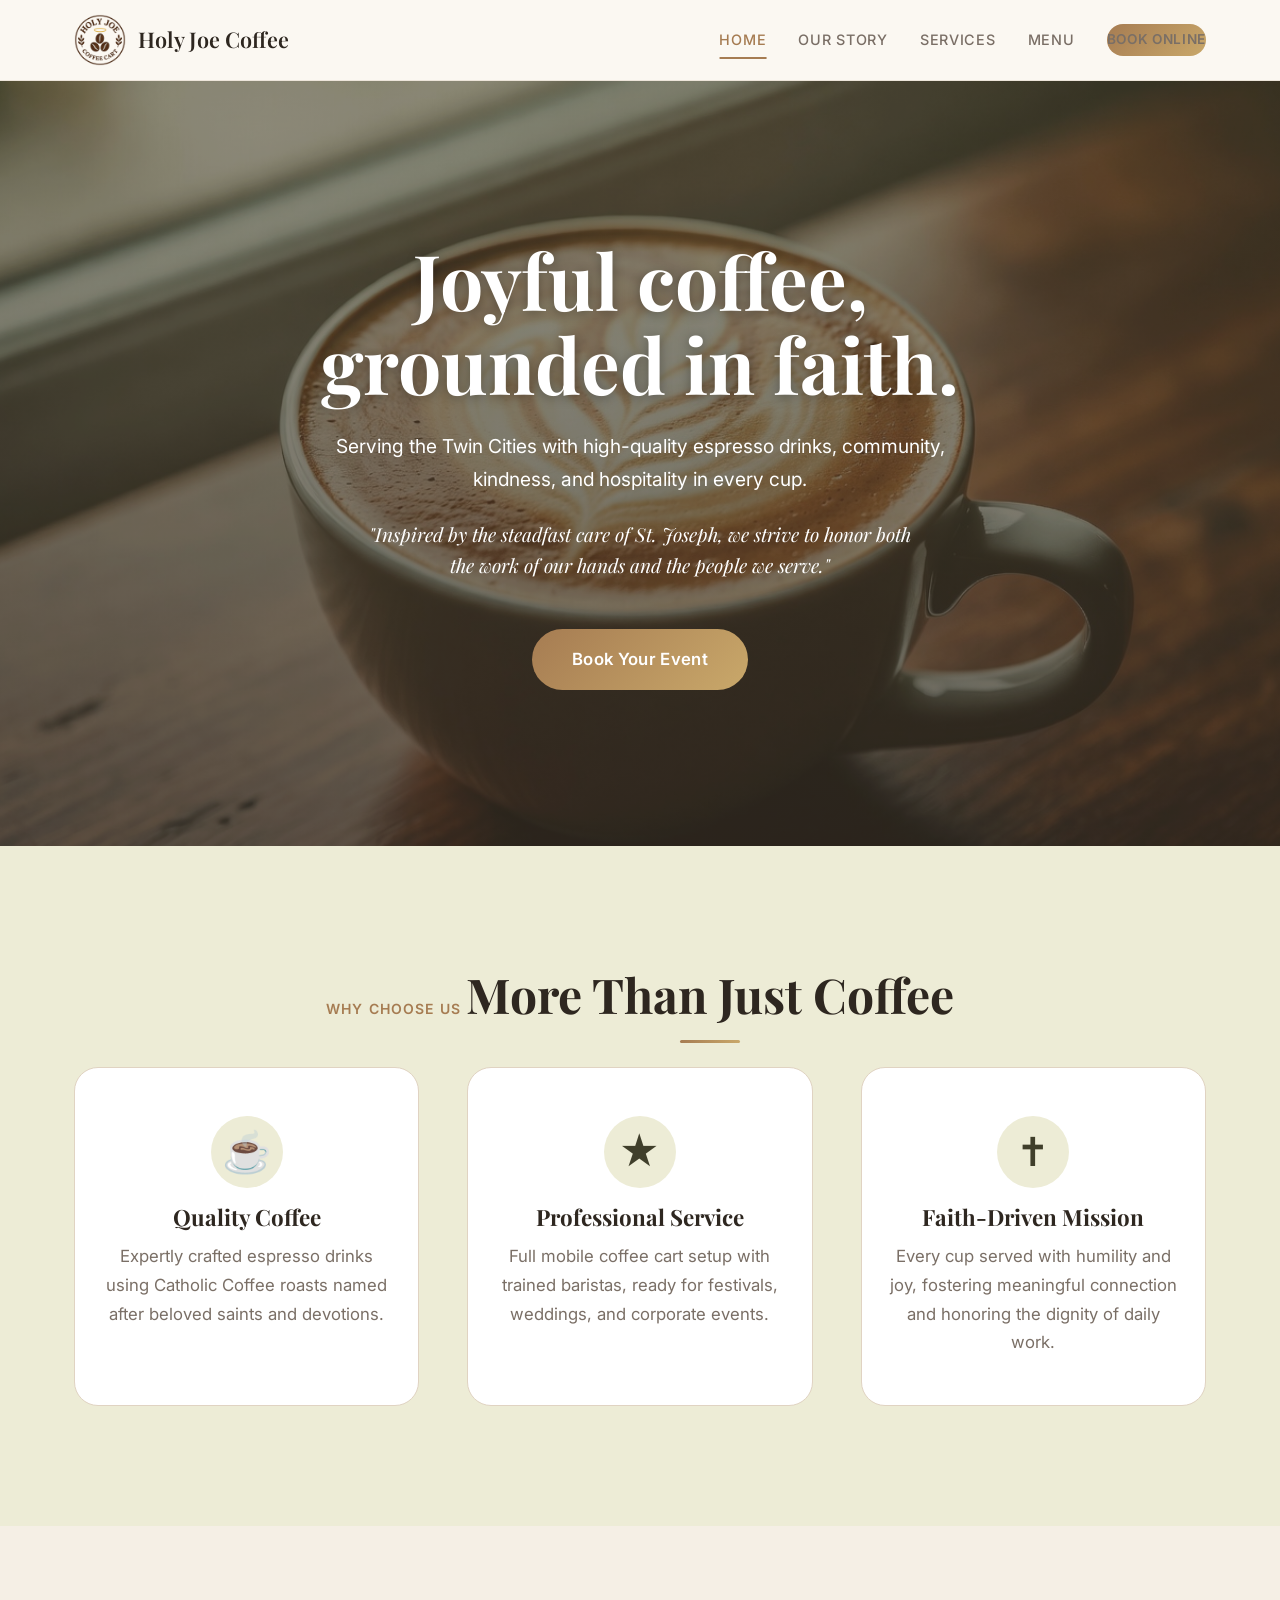
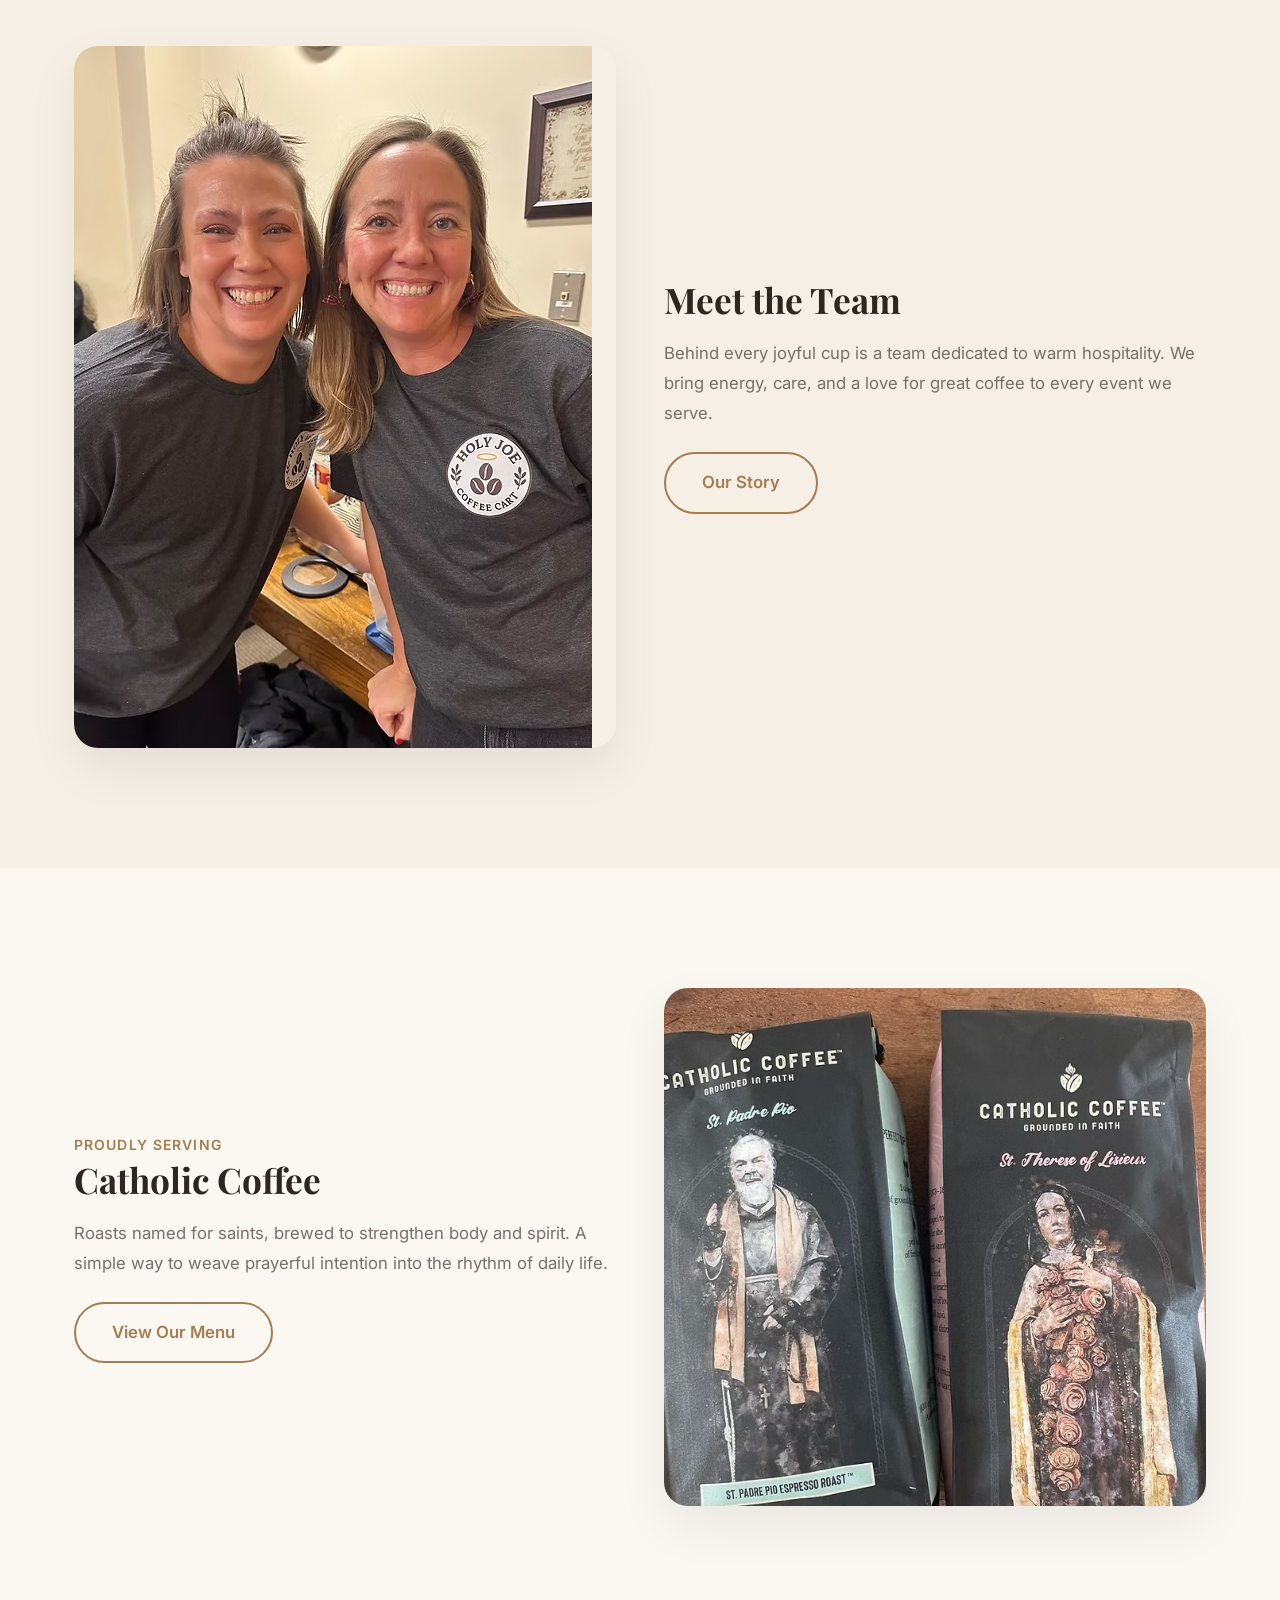
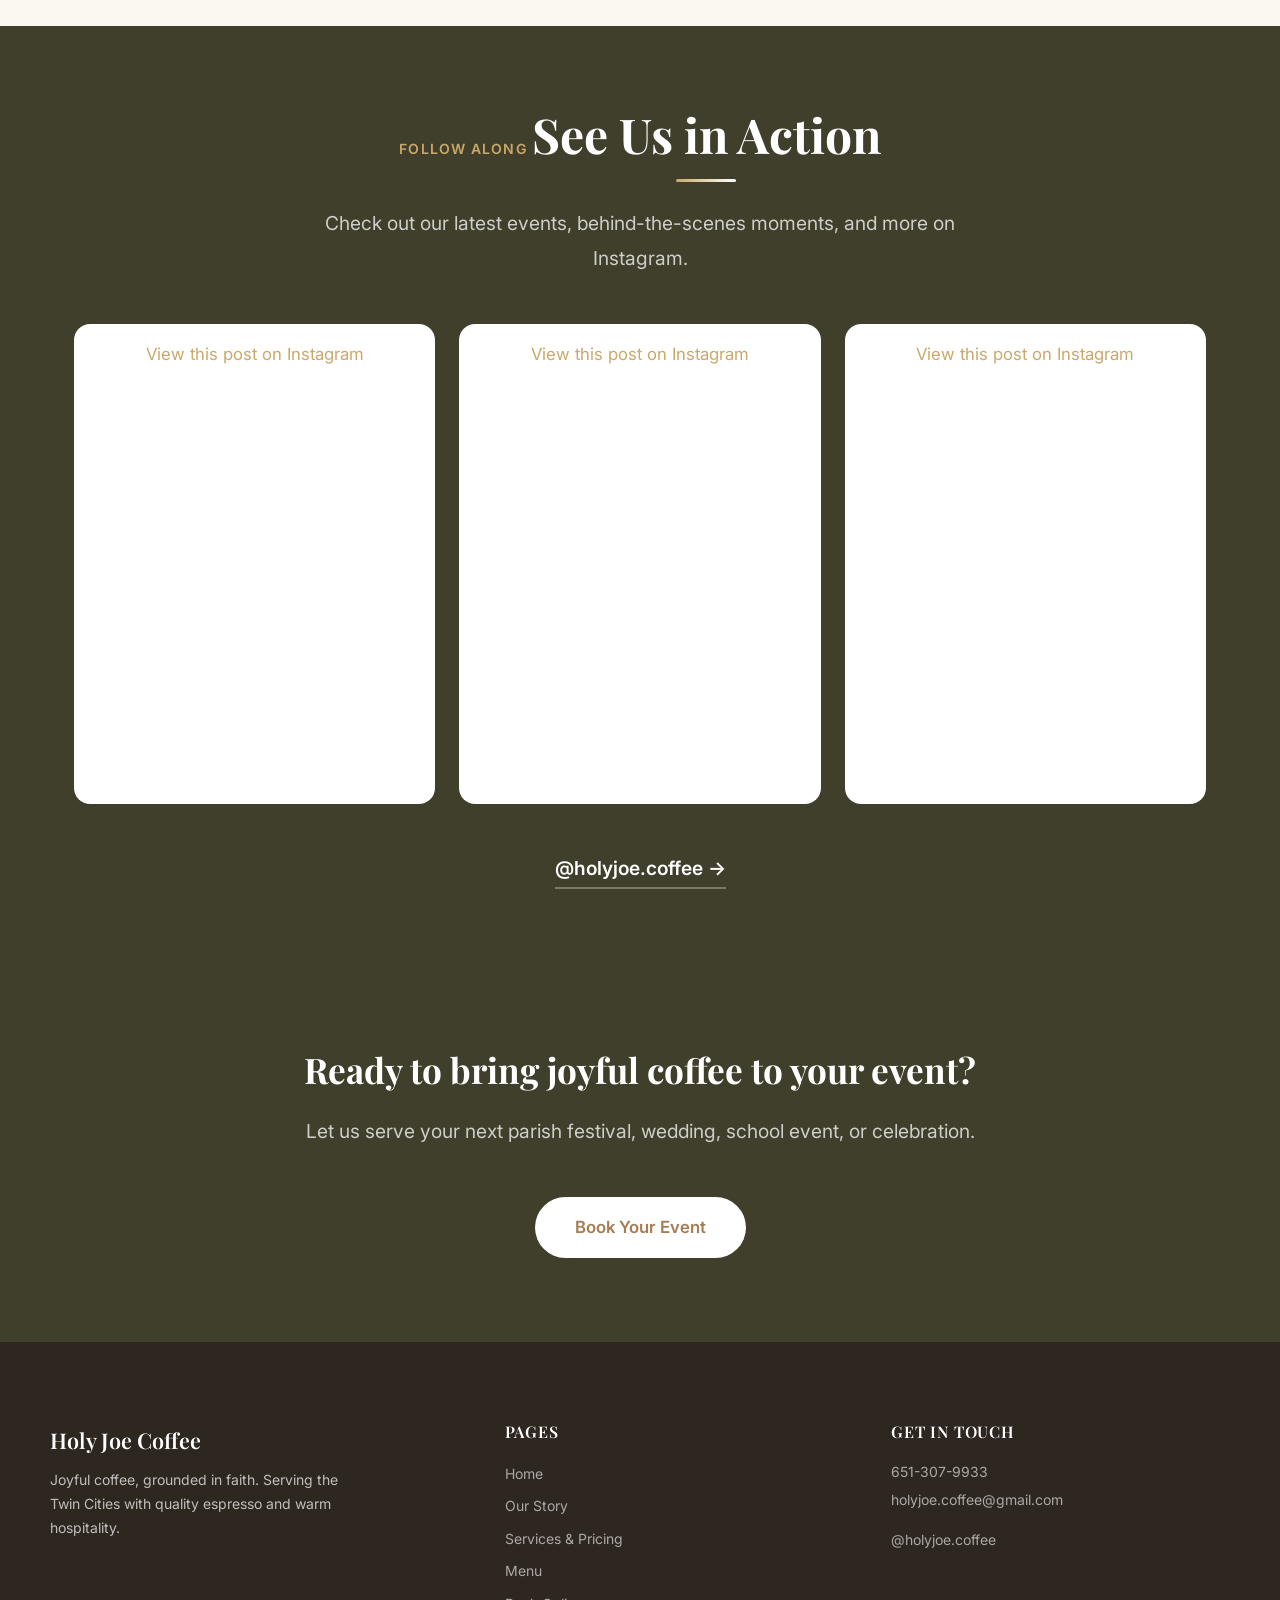
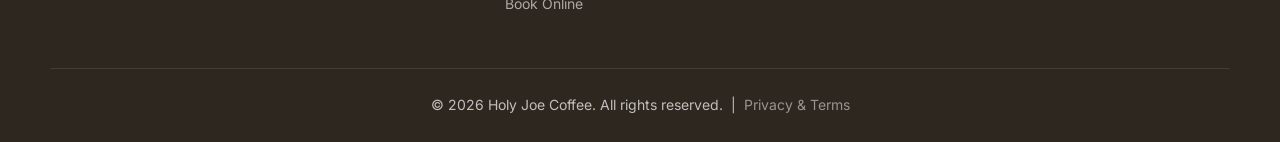
<file: index.html>
<!DOCTYPE html>
<html lang="en">
<head>
  <meta charset="UTF-8">
  <title>Holy Joe Coffee | Coffee with a Higher Purpose</title>
  <meta name="viewport" content="width=device-width, initial-scale=1">
  <meta name="description" content="Holy Joe Coffee serves the Twin Cities with high-quality espresso drinks, community, and hospitality at your next event. Faith-driven mobile coffee cart service.">
  <link rel="icon" href="assets/logo.gif" type="image/gif">
  <link rel="preconnect" href="https://fonts.googleapis.com">
  <link rel="preconnect" href="https://fonts.gstatic.com" crossorigin>
  <link href="https://fonts.googleapis.com/css2?family=Playfair+Display:wght@500;600;700&family=Inter:wght@300;400;500;600&display=swap" rel="stylesheet">
  <link rel="stylesheet" href="css/global.css">
  <link rel="stylesheet" href="css/page-home.css">
</head>
<body>
  <header class="nav">
    <div class="nav-inner">
      <a href="index.html" class="brand">
        <img src="assets/logo.gif" alt="Holy Joe Logo" class="brand-logo">
        <div class="brand-title">Holy Joe Coffee</div>
      </a>
      <button class="nav-toggle" aria-label="Toggle menu"><span></span></button>
      <nav class="nav-links">
        <a href="index.html">Home</a>
        <a href="about.html">Our Story</a>
        <a href="services.html">Services</a>
        <a href="menu.html">Menu</a>
        <a href="book.html" class="nav-cta btn-nav">Book Online</a>
      </nav>
    </div>
  </header>

  <main>
    <!-- Hero -->
    <section class="hero">
      <div class="hero-content">
        <h1 class="hero-title">Joyful coffee, grounded in faith.</h1>
        <p class="hero-subtitle">Serving the Twin Cities with high-quality espresso drinks, community, kindness, and hospitality in every cup.</p>
        <p class="hero-quote">"Inspired by the steadfast care of St. Joseph, we strive to honor both the work of our hands and the people we serve."</p>
        <a href="book.html" class="btn-primary">Book Your Event</a>
      </div>
    </section>

    <!-- Why Holy Joe -->
    <section class="section section-green-light text-center">
      <div class="container">
        <span class="label reveal">Why Choose Us</span>
        <h2 class="section-title reveal">More Than Just Coffee</h2>
        <div class="why-grid reveal-stagger">
          <div class="why-card reveal">
            <span class="why-icon" aria-hidden="true">&#9749;</span>
            <h3>Quality Coffee</h3>
            <p>Expertly crafted espresso drinks using Catholic Coffee roasts named after beloved saints and devotions.</p>
          </div>
          <div class="why-card reveal">
            <span class="why-icon" aria-hidden="true">&#9733;</span>
            <h3>Professional Service</h3>
            <p>Full mobile coffee cart setup with trained baristas, ready for festivals, weddings, and corporate events.</p>
          </div>
          <div class="why-card reveal">
            <span class="why-icon" aria-hidden="true">&#10013;</span>
            <h3>Faith-Driven Mission</h3>
            <p>Every cup served with humility and joy, fostering meaningful connection and honoring the dignity of daily work.</p>
          </div>
        </div>
      </div>
    </section>

    <!-- Team & Product -->
    <section class="section section-alt">
      <div class="container">
        <div class="split-section">
          <div class="image-frame reveal">
            <img src="assets/aboutus.jpg" alt="Holy Joe Coffee Cart Team">
          </div>
          <div class="split-text reveal">
            <h2>Meet the Team</h2>
            <p>Behind every joyful cup is a team dedicated to warm hospitality. We bring energy, care, and a love for great coffee to every event we serve.</p>
            <a href="about.html" class="btn-secondary" style="margin-top:24px;">Our Story</a>
          </div>
        </div>
      </div>
    </section>

    <section class="section">
      <div class="container">
        <div class="split-section">
          <div class="split-text reveal">
            <span class="label">Proudly Serving</span>
            <h2>Catholic Coffee</h2>
            <p>Roasts named for saints, brewed to strengthen body and spirit. A simple way to weave prayerful intention into the rhythm of daily life.</p>
            <a href="menu.html" class="btn-secondary" style="margin-top:24px;">View Our Menu</a>
          </div>
          <div class="image-frame reveal">
            <img src="assets/coffee.jpg" alt="Catholic Coffee product bags">
          </div>
        </div>
      </div>
    </section>

    <!-- Instagram Feed -->
    <section class="instagram-section">
      <div class="container reveal">
        <span class="label">Follow Along</span>
        <h2 class="section-title">See Us in Action</h2>
        <p class="section-subtitle">Check out our latest events, behind-the-scenes moments, and more on Instagram.</p>
        <div class="instagram-feed">
          <!--
            Native Instagram Embeds — no accounts or API keys needed.
            HOW TO ADD/UPDATE POSTS:
            1. Go to instagram.com/holyjoe.coffee
            2. Click a post, copy the URL (e.g. https://www.instagram.com/p/ABC123/)
            3. Replace BOTH the data-instgrm-permalink AND the <a href> below
            4. Add/remove instagram-grid-item blocks as needed
          -->
          <div class="instagram-grid">
            <div class="instagram-grid-item">
              <blockquote class="instagram-media" data-instgrm-permalink="https://www.instagram.com/p/DUHE5gOkufK/" data-instgrm-version="14" style="background:#FFF; border:0; border-radius:12px; box-shadow:0 0 1px 0 rgba(0,0,0,0.5),0 1px 10px 0 rgba(0,0,0,0.15); margin:0 auto; max-width:540px; min-width:280px; padding:0; width:100%;">
                <div style="padding:16px;"><a href="https://www.instagram.com/p/DUHE5gOkufK/" target="_blank" style="color:#c9a86a; text-decoration:none;">View this post on Instagram</a></div>
              </blockquote>
            </div>
            <div class="instagram-grid-item">
              <blockquote class="instagram-media" data-instgrm-permalink="https://www.instagram.com/p/DUBXeL3EZdC/" data-instgrm-version="14" style="background:#FFF; border:0; border-radius:12px; box-shadow:0 0 1px 0 rgba(0,0,0,0.5),0 1px 10px 0 rgba(0,0,0,0.15); margin:0 auto; max-width:540px; min-width:280px; padding:0; width:100%;">
                <div style="padding:16px;"><a href="https://www.instagram.com/p/DUBXeL3EZdC/" target="_blank" style="color:#c9a86a; text-decoration:none;">View this post on Instagram</a></div>
              </blockquote>
            </div>
            <div class="instagram-grid-item">
              <blockquote class="instagram-media" data-instgrm-permalink="https://www.instagram.com/p/DTv_cstErfK/" data-instgrm-version="14" style="background:#FFF; border:0; border-radius:12px; box-shadow:0 0 1px 0 rgba(0,0,0,0.5),0 1px 10px 0 rgba(0,0,0,0.15); margin:0 auto; max-width:540px; min-width:280px; padding:0; width:100%;">
                <div style="padding:16px;"><a href="https://www.instagram.com/p/DTv_cstErfK/" target="_blank" style="color:#c9a86a; text-decoration:none;">View this post on Instagram</a></div>
              </blockquote>
            </div>
          </div>
        </div>
        <a href="https://www.instagram.com/holyjoe.coffee" target="_blank" rel="noopener" class="instagram-follow">@holyjoe.coffee &rarr;</a>
      </div>
    </section>

    <!-- CTA Banner -->
    <section class="cta-banner">
      <div class="container reveal">
        <h2>Ready to bring joyful coffee to your event?</h2>
        <p>Let us serve your next parish festival, wedding, school event, or celebration.</p>
        <a href="book.html" class="btn-light">Book Your Event</a>
      </div>
    </section>
  </main>

  <footer class="footer">
    <div class="footer-inner">
      <div class="footer-brand">
        <div class="brand-title">Holy Joe Coffee</div>
        <p>Joyful coffee, grounded in faith. Serving the Twin Cities with quality espresso and warm hospitality.</p>
      </div>
      <div>
        <h4>Pages</h4>
        <div class="footer-links">
          <a href="index.html">Home</a>
          <a href="about.html">Our Story</a>
          <a href="services.html">Services & Pricing</a>
          <a href="menu.html">Menu</a>
          <a href="book.html">Book Online</a>
        </div>
      </div>
      <div class="footer-contact">
        <h4>Get in Touch</h4>
        <p><a href="tel:6513079933">651-307-9933</a></p>
        <p><a href="mailto:holyjoe.coffee@gmail.com">holyjoe.coffee@gmail.com</a></p>
        <p style="margin-top:12px;"><a href="https://www.instagram.com/holyjoe.coffee" target="_blank" rel="noopener">@holyjoe.coffee</a></p>
      </div>
    </div>
    <div class="footer-bar">
      &copy; 2026 Holy Joe Coffee. All rights reserved. &nbsp;|&nbsp; <a href="privacy-terms.html">Privacy & Terms</a>
    </div>
  </footer>

  <script src="js/main.js"></script>
  <script async src="//www.instagram.com/embed.js"></script>
  <!-- Cloudflare Web Analytics: replace YOUR_TOKEN_HERE with the token from dash.cloudflare.com -> Web Analytics -->
  <script defer src="https://static.cloudflareinsights.com/beacon.min.js" data-cf-beacon='{"token": "YOUR_TOKEN_HERE"}'></script>
</body>
</html>
</file>
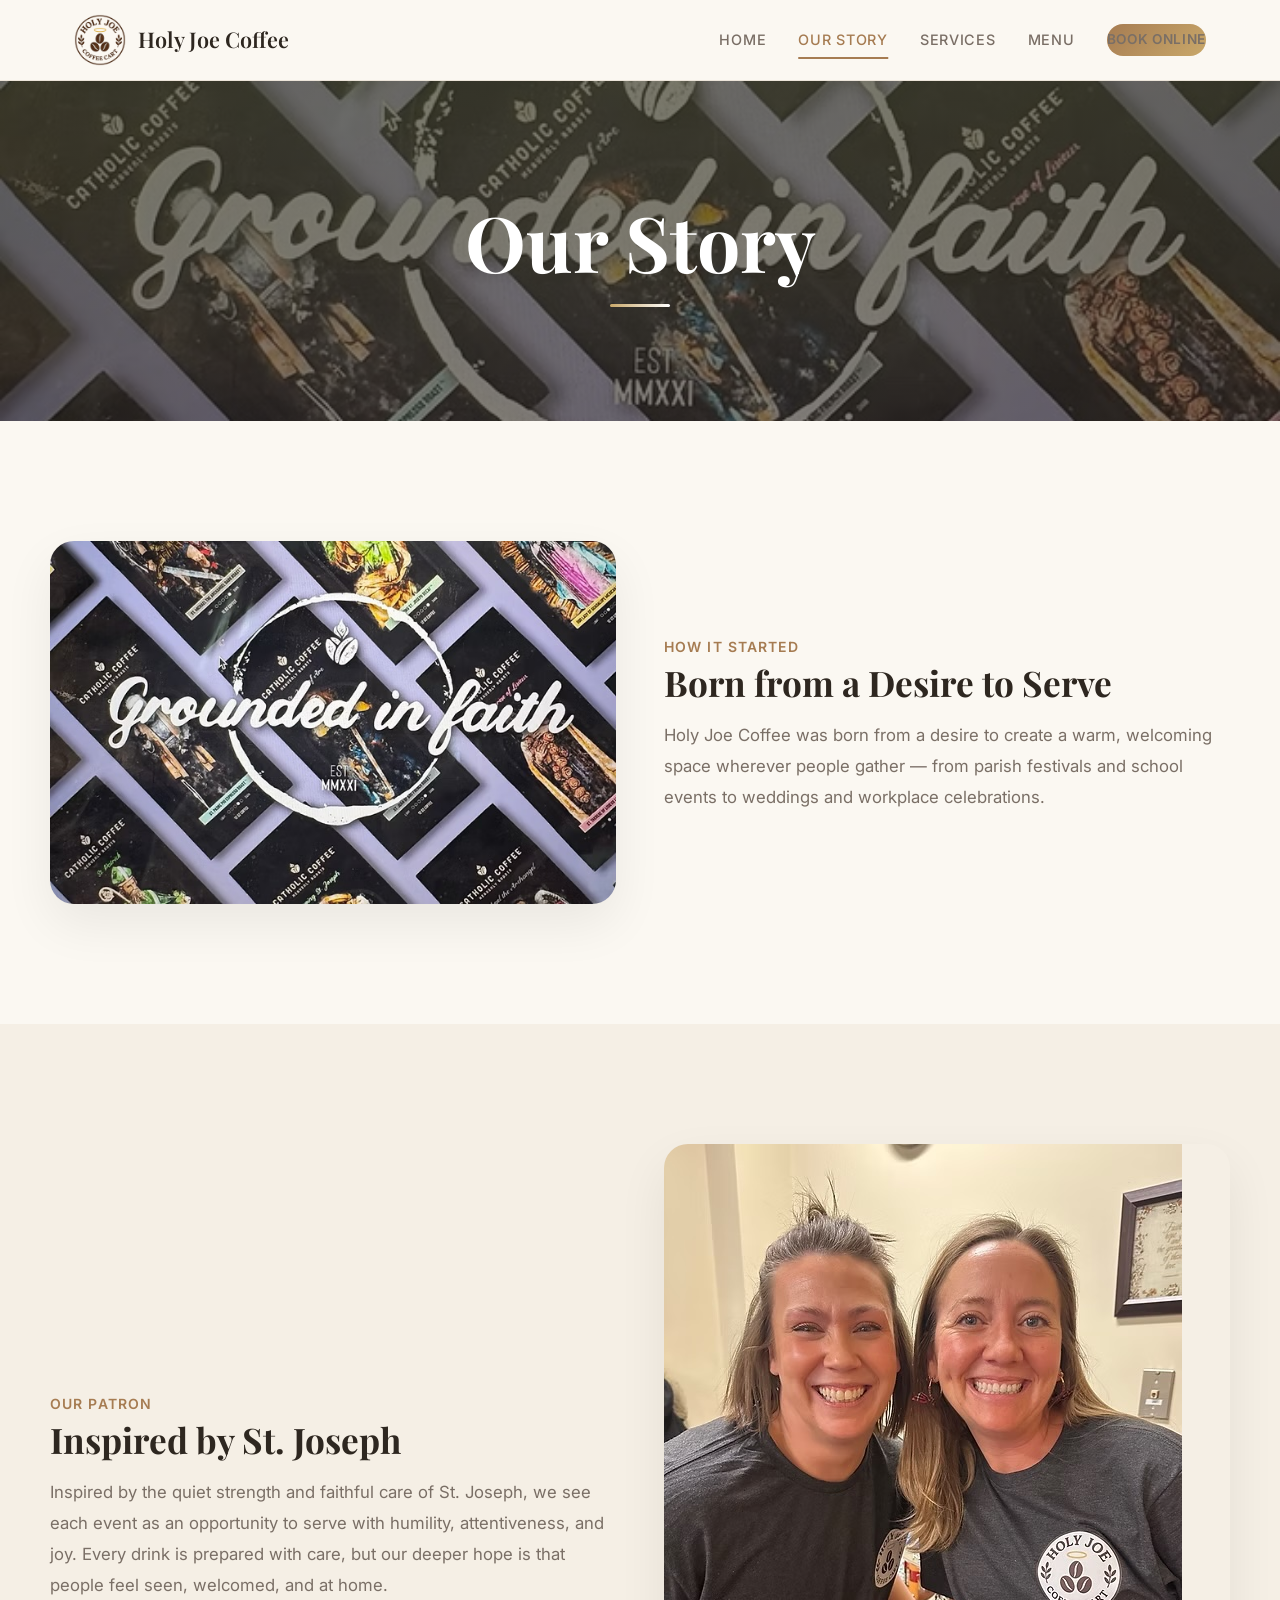
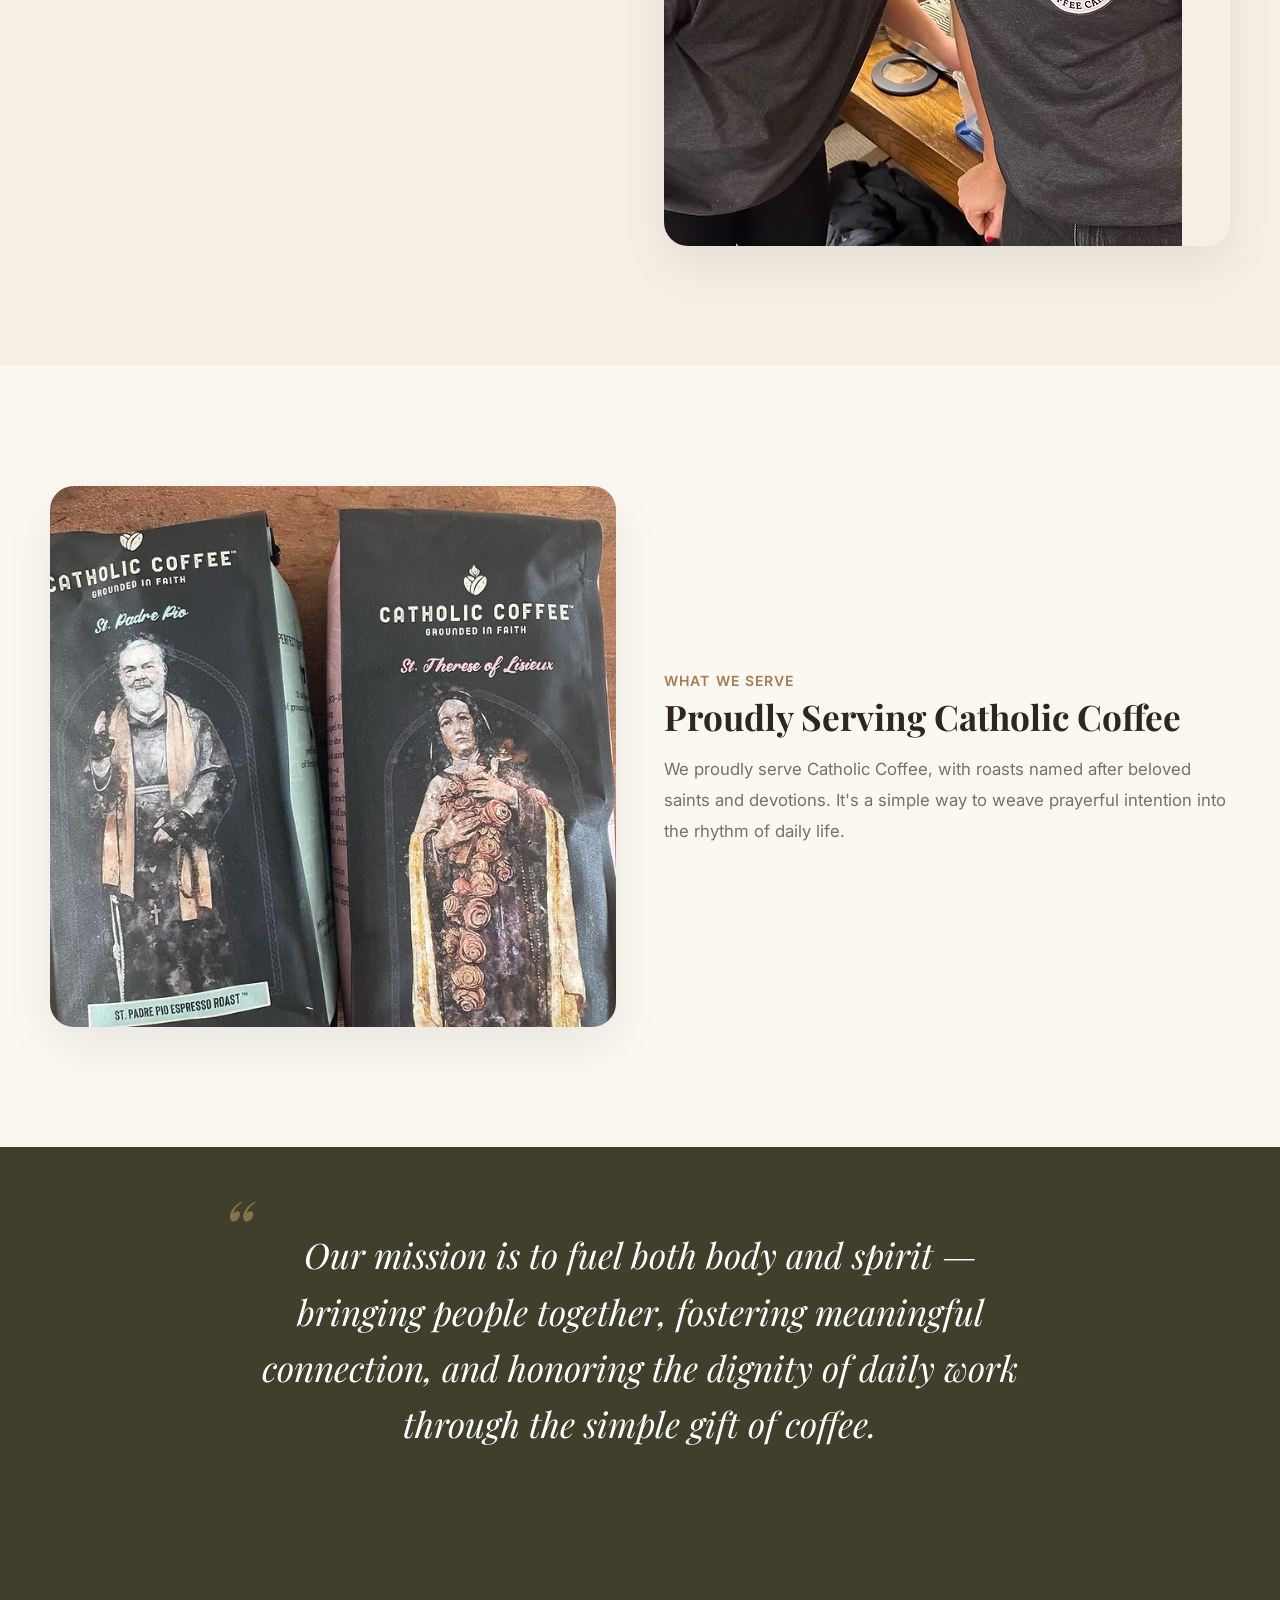
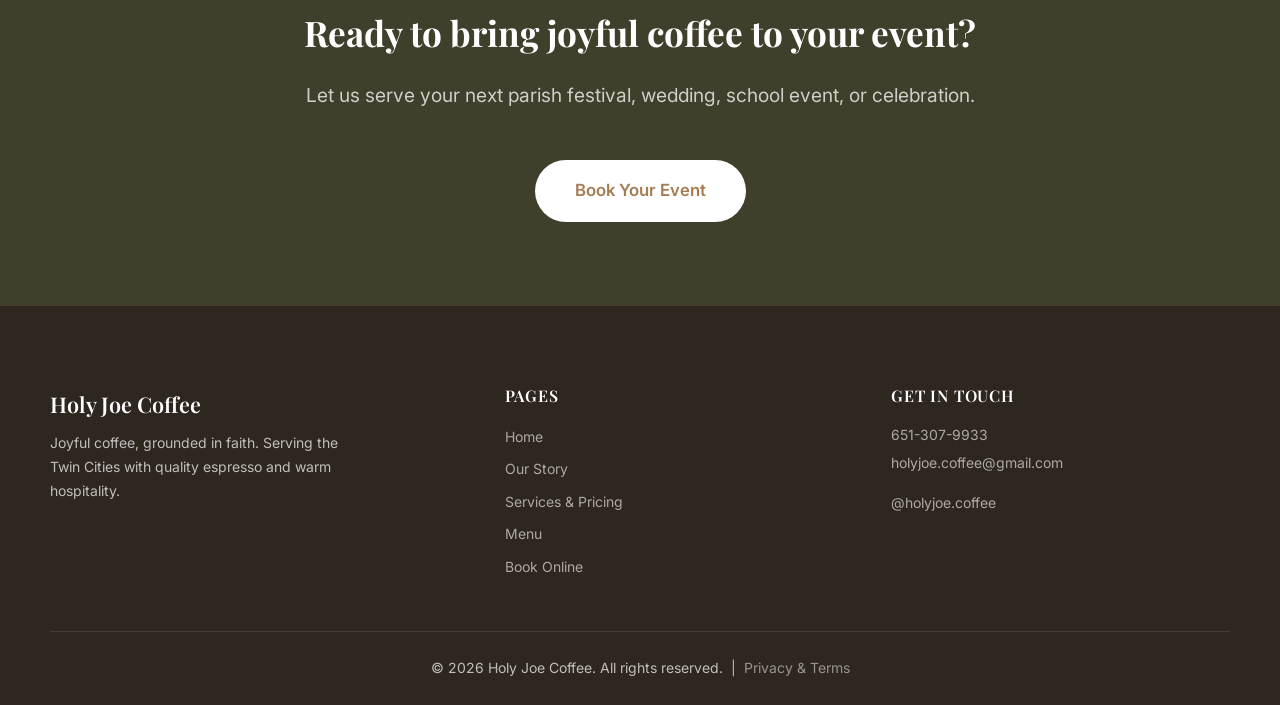
<file: about.html>
<!DOCTYPE html>
<html lang="en">
<head>
  <meta charset="UTF-8">
  <title>Holy Joe Coffee | Our Story</title>
  <meta name="viewport" content="width=device-width, initial-scale=1">
  <meta name="description" content="Learn the story behind Holy Joe Coffee — born from a desire to serve with humility, joy, and the quiet strength of St. Joseph.">
  <link rel="icon" href="assets/logo.gif" type="image/gif">
  <link rel="preconnect" href="https://fonts.googleapis.com">
  <link rel="preconnect" href="https://fonts.gstatic.com" crossorigin>
  <link href="https://fonts.googleapis.com/css2?family=Playfair+Display:wght@500;600;700&family=Inter:wght@300;400;500;600&display=swap" rel="stylesheet">
  <link rel="stylesheet" href="css/global.css">
  <style>
    .zigzag {
      display: grid;
      grid-template-columns: 1fr 1fr;
      gap: var(--space-lg);
      align-items: center;
      max-width: var(--max-width);
      margin: 0 auto;
    }
    .zigzag.reverse .zigzag-image { order: 2; }
    .zigzag.reverse .zigzag-text { order: 1; }
    .zigzag-text h2 {
      font-family: var(--font-display);
      font-size: var(--text-2xl);
      margin-bottom: var(--space-sm);
    }
    .zigzag-text p {
      color: var(--muted);
      font-size: var(--text-base);
      line-height: 1.85;
    }
    .quote-block {
      background: var(--bg-green);
      padding: var(--space-xl) var(--space-md);
      text-align: center;
      position: relative;
    }
    .quote-block blockquote {
      font-family: var(--font-display);
      font-style: italic;
      font-size: var(--text-2xl);
      max-width: 800px;
      margin: 0 auto;
      color: #fff;
      line-height: 1.6;
      position: relative;
    }
    .quote-block blockquote::before {
      content: '\201C';
      font-size: 5rem;
      color: var(--highlight);
      opacity: 0.5;
      position: absolute;
      top: -40px;
      left: -20px;
      font-family: var(--font-display);
      line-height: 1;
    }
    @media (max-width: 840px) {
      .zigzag {
        grid-template-columns: 1fr;
        text-align: center;
      }
      .zigzag.reverse .zigzag-image { order: 0; }
      .zigzag.reverse .zigzag-text { order: 0; }
      .zigzag .image-frame {
        max-width: 500px;
        margin: 0 auto;
      }
    }
  </style>
</head>
<body>
  <header class="nav">
    <div class="nav-inner">
      <a href="index.html" class="brand">
        <img src="assets/logo.gif" alt="Holy Joe Logo" class="brand-logo">
        <div class="brand-title">Holy Joe Coffee</div>
      </a>
      <button class="nav-toggle" aria-label="Toggle menu"><span></span></button>
      <nav class="nav-links">
        <a href="index.html">Home</a>
        <a href="about.html">Our Story</a>
        <a href="services.html">Services</a>
        <a href="menu.html">Menu</a>
        <a href="book.html" class="nav-cta btn-nav">Book Online</a>
      </nav>
    </div>
  </header>

  <main>
    <!-- Page Hero -->
    <section class="page-hero" style="background-image:url('assets/coffee2.jpg');">
      <div>
        <h1 class="section-title" style="color:#fff;">Our Story</h1>
      </div>
    </section>

    <!-- Zigzag Content Blocks -->
    <section class="section">
      <div class="zigzag reveal">
        <div class="image-frame zigzag-image">
          <img src="assets/coffee2.jpg" alt="Catholic Coffee Roasts">
        </div>
        <div class="zigzag-text">
          <span class="label">How It Started</span>
          <h2>Born from a Desire to Serve</h2>
          <p>Holy Joe Coffee was born from a desire to create a warm, welcoming space wherever people gather — from parish festivals and school events to weddings and workplace celebrations.</p>
        </div>
      </div>
    </section>

    <section class="section section-alt">
      <div class="zigzag reverse reveal">
        <div class="image-frame zigzag-image">
          <img src="assets/aboutus.jpg" alt="The Holy Joe Team">
        </div>
        <div class="zigzag-text">
          <span class="label">Our Patron</span>
          <h2>Inspired by St. Joseph</h2>
          <p>Inspired by the quiet strength and faithful care of St. Joseph, we see each event as an opportunity to serve with humility, attentiveness, and joy. Every drink is prepared with care, but our deeper hope is that people feel seen, welcomed, and at home.</p>
        </div>
      </div>
    </section>

    <section class="section">
      <div class="zigzag reveal">
        <div class="image-frame zigzag-image">
          <img src="assets/coffee.jpg" alt="Coffee products">
        </div>
        <div class="zigzag-text">
          <span class="label">What We Serve</span>
          <h2>Proudly Serving Catholic Coffee</h2>
          <p>We proudly serve Catholic Coffee, with roasts named after beloved saints and devotions. It's a simple way to weave prayerful intention into the rhythm of daily life.</p>
        </div>
      </div>
    </section>

    <!-- Mission Quote -->
    <section class="quote-block">
      <div class="container reveal">
        <blockquote>Our mission is to fuel both body and spirit — bringing people together, fostering meaningful connection, and honoring the dignity of daily work through the simple gift of coffee.</blockquote>
      </div>
    </section>

    <!-- CTA Banner -->
    <section class="cta-banner">
      <div class="container reveal">
        <h2>Ready to bring joyful coffee to your event?</h2>
        <p>Let us serve your next parish festival, wedding, school event, or celebration.</p>
        <a href="book.html" class="btn-light">Book Your Event</a>
      </div>
    </section>
  </main>

  <footer class="footer">
    <div class="footer-inner">
      <div class="footer-brand">
        <div class="brand-title">Holy Joe Coffee</div>
        <p>Joyful coffee, grounded in faith. Serving the Twin Cities with quality espresso and warm hospitality.</p>
      </div>
      <div>
        <h4>Pages</h4>
        <div class="footer-links">
          <a href="index.html">Home</a>
          <a href="about.html">Our Story</a>
          <a href="services.html">Services & Pricing</a>
          <a href="menu.html">Menu</a>
          <a href="book.html">Book Online</a>
        </div>
      </div>
      <div class="footer-contact">
        <h4>Get in Touch</h4>
        <p><a href="tel:6513079933">651-307-9933</a></p>
        <p><a href="mailto:holyjoe.coffee@gmail.com">holyjoe.coffee@gmail.com</a></p>
        <p style="margin-top:12px;"><a href="https://www.instagram.com/holyjoe.coffee" target="_blank" rel="noopener">@holyjoe.coffee</a></p>
      </div>
    </div>
    <div class="footer-bar">
      &copy; 2026 Holy Joe Coffee. All rights reserved. &nbsp;|&nbsp; <a href="privacy-terms.html">Privacy & Terms</a>
    </div>
  </footer>

  <script src="js/main.js"></script>
  <!-- Cloudflare Web Analytics: replace YOUR_TOKEN_HERE with the token from dash.cloudflare.com -> Web Analytics -->
  <script defer src="https://static.cloudflareinsights.com/beacon.min.js" data-cf-beacon='{"token": "YOUR_TOKEN_HERE"}'></script>
</body>
</html>
</file>
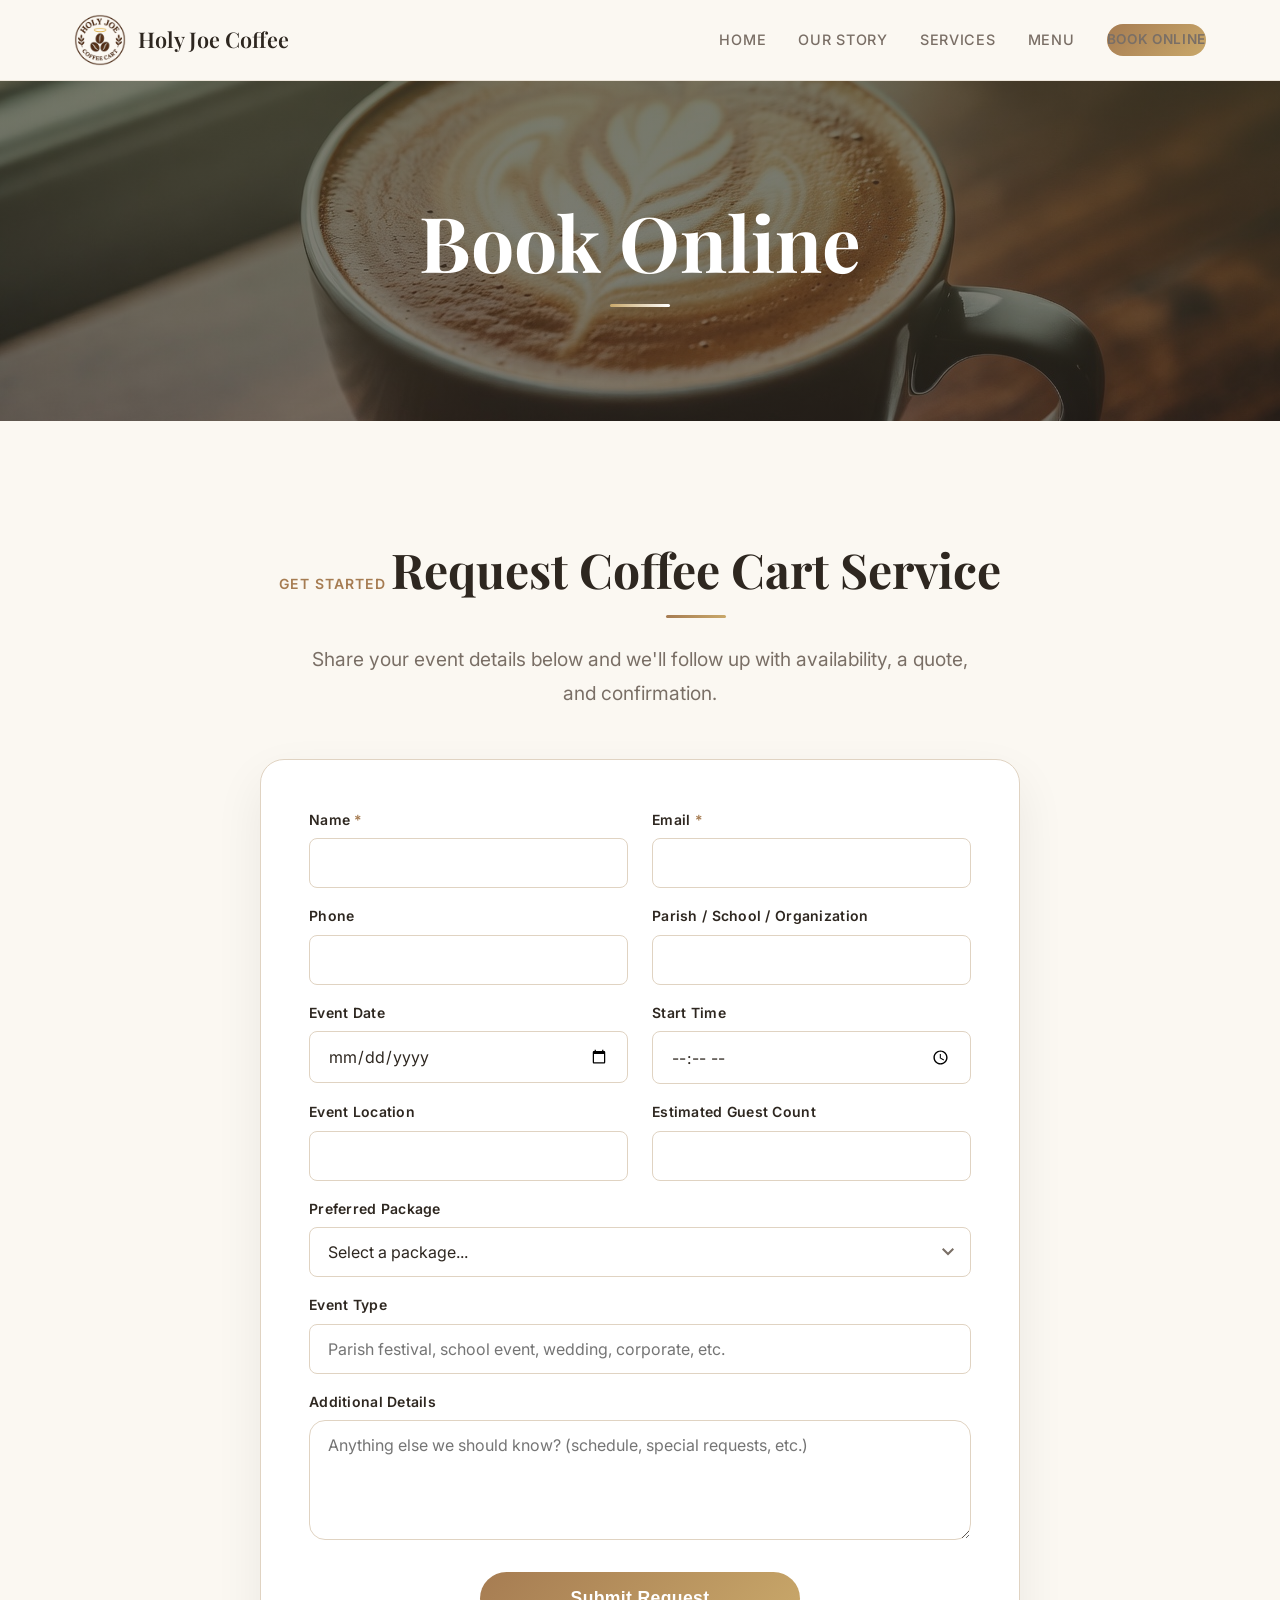
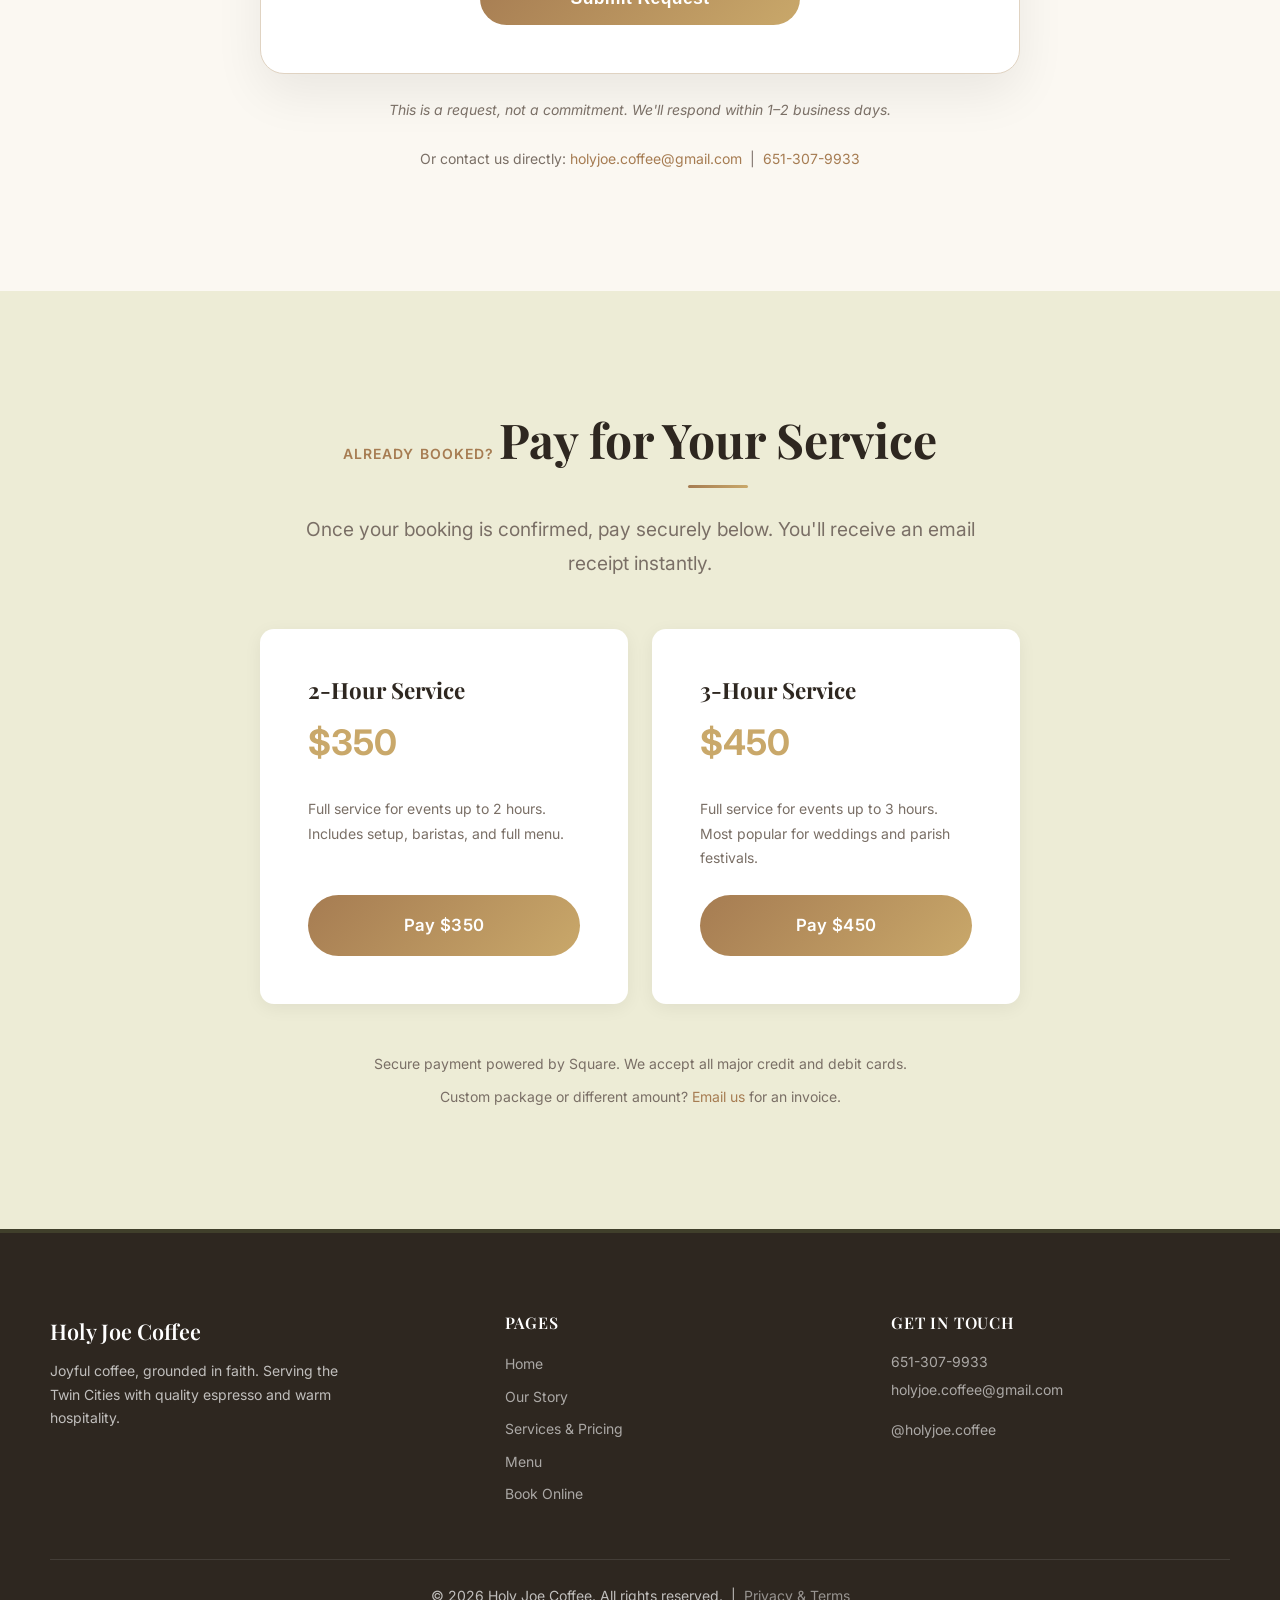
<file: book.html>
<!DOCTYPE html>
<html lang="en">
<head>
  <meta charset="UTF-8">
  <title>Holy Joe Coffee | Book Online</title>
  <meta name="viewport" content="width=device-width, initial-scale=1">
  <meta name="description" content="Book Holy Joe Coffee's mobile coffee cart for your Twin Cities event. Submit a request and we'll respond within 1-2 business days.">
  <link rel="icon" href="assets/logo.gif" type="image/gif">
  <link rel="preconnect" href="https://fonts.googleapis.com">
  <link rel="preconnect" href="https://fonts.gstatic.com" crossorigin>
  <link href="https://fonts.googleapis.com/css2?family=Playfair+Display:wght@500;600;700&family=Inter:wght@300;400;500;600&display=swap" rel="stylesheet">
  <link rel="stylesheet" href="css/global.css">
  <link rel="stylesheet" href="css/page-book.css">
</head>
<body>
  <header class="nav">
    <div class="nav-inner">
      <a href="index.html" class="brand">
        <img src="assets/logo.gif" alt="Holy Joe Logo" class="brand-logo">
        <div class="brand-title">Holy Joe Coffee</div>
      </a>
      <button class="nav-toggle" aria-label="Toggle menu"><span></span></button>
      <nav class="nav-links">
        <a href="index.html">Home</a>
        <a href="about.html">Our Story</a>
        <a href="services.html">Services</a>
        <a href="menu.html">Menu</a>
        <a href="book.html" class="nav-cta btn-nav">Book Online</a>
      </nav>
    </div>
  </header>

  <main>
    <!-- Page Hero -->
    <section class="page-hero" style="background-image:url('assets/banner.jpg');">
      <div>
        <h1 class="section-title" style="color:#fff;">Book Online</h1>
      </div>
    </section>

    <!-- Booking Form -->
    <section class="section">
      <div class="container text-center">
        <span class="label reveal">Get Started</span>
        <h2 class="section-title reveal">Request Coffee Cart Service</h2>
        <p class="section-subtitle reveal">Share your event details below and we'll follow up with availability, a quote, and confirmation.</p>

        <div class="book-form-wrapper reveal">
          <form id="booking-form" class="book-form" action="https://formsubmit.co/holyjoe.coffee@gmail.com" method="POST">
            <input type="hidden" name="_subject" value="New Coffee Cart Booking Request">
            <input type="hidden" name="_captcha" value="false">
            <input type="hidden" name="_template" value="table">
            <input type="hidden" name="_autoresponse" value="Hi! Thanks so much for reaching out to Holy Joe Coffee. We've received your booking request and one of our team members will follow up within 1-2 business days with availability and a quote. If your event is coming up soon, feel free to call or text us at 651-307-9933. Joyful coffee, grounded in faith — Holy Joe Coffee">
            <input type="hidden" name="_next" value="https://schadegg.github.io/holyjoecoffee/book.html?submitted=true">
            <input type="text" name="_honey" style="display:none">
            <div class="form-grid">
              <div class="form-group">
                <label for="name">Name <span class="required">*</span></label>
                <input type="text" id="name" name="name" required>
              </div>
              <div class="form-group">
                <label for="email">Email <span class="required">*</span></label>
                <input type="email" id="email" name="email" required>
              </div>
              <div class="form-group">
                <label for="phone">Phone</label>
                <input type="tel" id="phone" name="phone">
              </div>
              <div class="form-group">
                <label for="organization">Parish / School / Organization</label>
                <input type="text" id="organization" name="organization">
              </div>
              <div class="form-group">
                <label for="event-date">Event Date</label>
                <input type="date" id="event-date" name="event_date">
              </div>
              <div class="form-group">
                <label for="start-time">Start Time</label>
                <input type="time" id="start-time" name="start_time">
              </div>
              <div class="form-group">
                <label for="location">Event Location</label>
                <input type="text" id="location" name="location">
              </div>
              <div class="form-group">
                <label for="guests">Estimated Guest Count</label>
                <input type="number" id="guests" name="guest_count" min="1">
              </div>
              <div class="form-group full-width">
                <label for="package">Preferred Package</label>
                <select id="package" name="package">
                  <option value="">Select a package...</option>
                  <option value="2-hour">2-Hour Coffee Cart Service (from $350)</option>
                  <option value="3-hour">3-Hour Coffee Cart Service (from $450)</option>
                  <option value="not-sure">Not sure yet</option>
                </select>
              </div>
              <div class="form-group full-width">
                <label for="event-type">Event Type</label>
                <input type="text" id="event-type" name="event_type" placeholder="Parish festival, school event, wedding, corporate, etc.">
              </div>
              <div class="form-group full-width">
                <label for="details">Additional Details</label>
                <textarea id="details" name="details" placeholder="Anything else we should know? (schedule, special requests, etc.)"></textarea>
              </div>
              <div class="form-submit">
                <button type="submit" class="btn-primary">Submit Request</button>
              </div>
            </div>
          </form>

          <div id="form-status" class="form-status"></div>

          <p class="form-reassurance">This is a request, not a commitment. We'll respond within 1&ndash;2 business days.</p>

          <p style="margin-top:var(--space-md); color:var(--muted); font-size:var(--text-sm); text-align:center;">
            Or contact us directly: <a href="mailto:holyjoe.coffee@gmail.com" style="color:var(--accent);">holyjoe.coffee@gmail.com</a> &nbsp;|&nbsp; <a href="tel:6513079933" style="color:var(--accent);">651-307-9933</a>
          </p>
        </div>
      </div>
    </section>

    <!-- Payment Section -->
    <section class="section section-green-light">
      <div class="container text-center">
        <span class="label reveal">Already Booked?</span>
        <h2 class="section-title reveal">Pay for Your Service</h2>
        <p class="section-subtitle reveal">Once your booking is confirmed, pay securely below. You'll receive an email receipt instantly.</p>

        <div class="pay-grid reveal" style="display:grid; grid-template-columns:repeat(auto-fit, minmax(280px, 1fr)); gap:var(--space-md); max-width:760px; margin:var(--space-lg) auto 0; text-align:left;">

          <div style="background:#fff; border-radius:14px; padding:var(--space-lg); box-shadow:0 4px 18px rgba(0,0,0,0.06); display:flex; flex-direction:column;">
            <h3 style="font-family:var(--font-display); font-size:var(--text-xl); margin-bottom:8px;">2-Hour Service</h3>
            <div style="font-size:var(--text-2xl); font-weight:700; color:var(--highlight); margin-bottom:var(--space-md);">$350</div>
            <p style="color:var(--muted); font-size:var(--text-sm); margin-bottom:var(--space-md); flex-grow:1;">Full service for events up to 2 hours. Includes setup, baristas, and full menu.</p>
            <a href="https://square.link/u/XQ5O0TiE" class="btn-primary" style="width:100%; text-align:center;">Pay $350</a>
          </div>

          <div style="background:#fff; border-radius:14px; padding:var(--space-lg); box-shadow:0 4px 18px rgba(0,0,0,0.06); display:flex; flex-direction:column;">
            <h3 style="font-family:var(--font-display); font-size:var(--text-xl); margin-bottom:8px;">3-Hour Service</h3>
            <div style="font-size:var(--text-2xl); font-weight:700; color:var(--highlight); margin-bottom:var(--space-md);">$450</div>
            <p style="color:var(--muted); font-size:var(--text-sm); margin-bottom:var(--space-md); flex-grow:1;">Full service for events up to 3 hours. Most popular for weddings and parish festivals.</p>
            <a href="https://square.link/u/08fjX97K" class="btn-primary" style="width:100%; text-align:center;">Pay $450</a>
          </div>

        </div>

        <p style="margin-top:var(--space-lg); color:var(--muted); font-size:var(--text-sm);">Secure payment powered by Square. We accept all major credit and debit cards.</p>
        <p style="margin-top:var(--space-xs); color:var(--muted); font-size:var(--text-sm);">Custom package or different amount? <a href="mailto:holyjoe.coffee@gmail.com" style="color:var(--accent);">Email us</a> for an invoice.</p>
      </div>
    </section>
  </main>

  <footer class="footer">
    <div class="footer-inner">
      <div class="footer-brand">
        <div class="brand-title">Holy Joe Coffee</div>
        <p>Joyful coffee, grounded in faith. Serving the Twin Cities with quality espresso and warm hospitality.</p>
      </div>
      <div>
        <h4>Pages</h4>
        <div class="footer-links">
          <a href="index.html">Home</a>
          <a href="about.html">Our Story</a>
          <a href="services.html">Services & Pricing</a>
          <a href="menu.html">Menu</a>
          <a href="book.html">Book Online</a>
        </div>
      </div>
      <div class="footer-contact">
        <h4>Get in Touch</h4>
        <p><a href="tel:6513079933">651-307-9933</a></p>
        <p><a href="mailto:holyjoe.coffee@gmail.com">holyjoe.coffee@gmail.com</a></p>
        <p style="margin-top:12px;"><a href="https://www.instagram.com/holyjoe.coffee" target="_blank" rel="noopener">@holyjoe.coffee</a></p>
      </div>
    </div>
    <div class="footer-bar">
      &copy; 2026 Holy Joe Coffee. All rights reserved. &nbsp;|&nbsp; <a href="privacy-terms.html">Privacy & Terms</a>
    </div>
  </footer>

  <script src="js/main.js"></script>
  <!-- Cloudflare Web Analytics: replace YOUR_TOKEN_HERE with the token from dash.cloudflare.com -> Web Analytics -->
  <script defer src="https://static.cloudflareinsights.com/beacon.min.js" data-cf-beacon='{"token": "YOUR_TOKEN_HERE"}'></script>
</body>
</html>
</file>
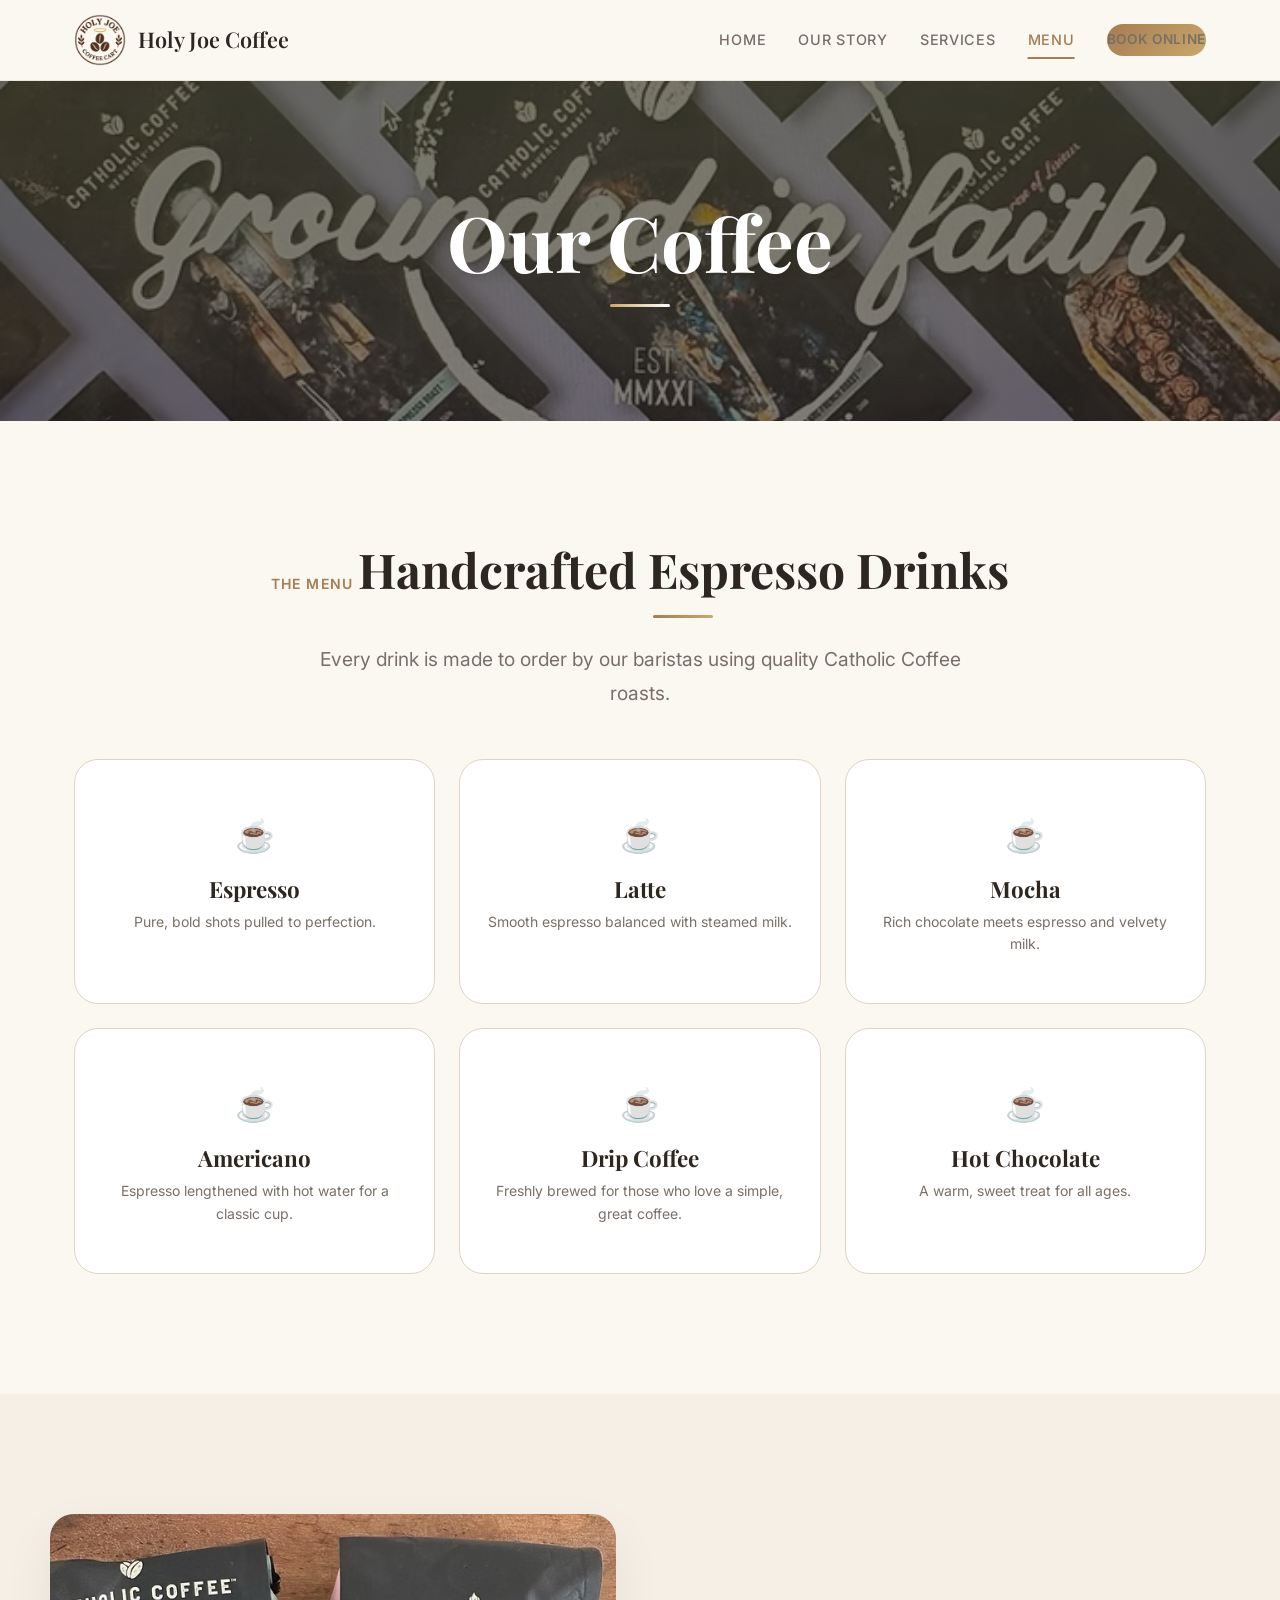
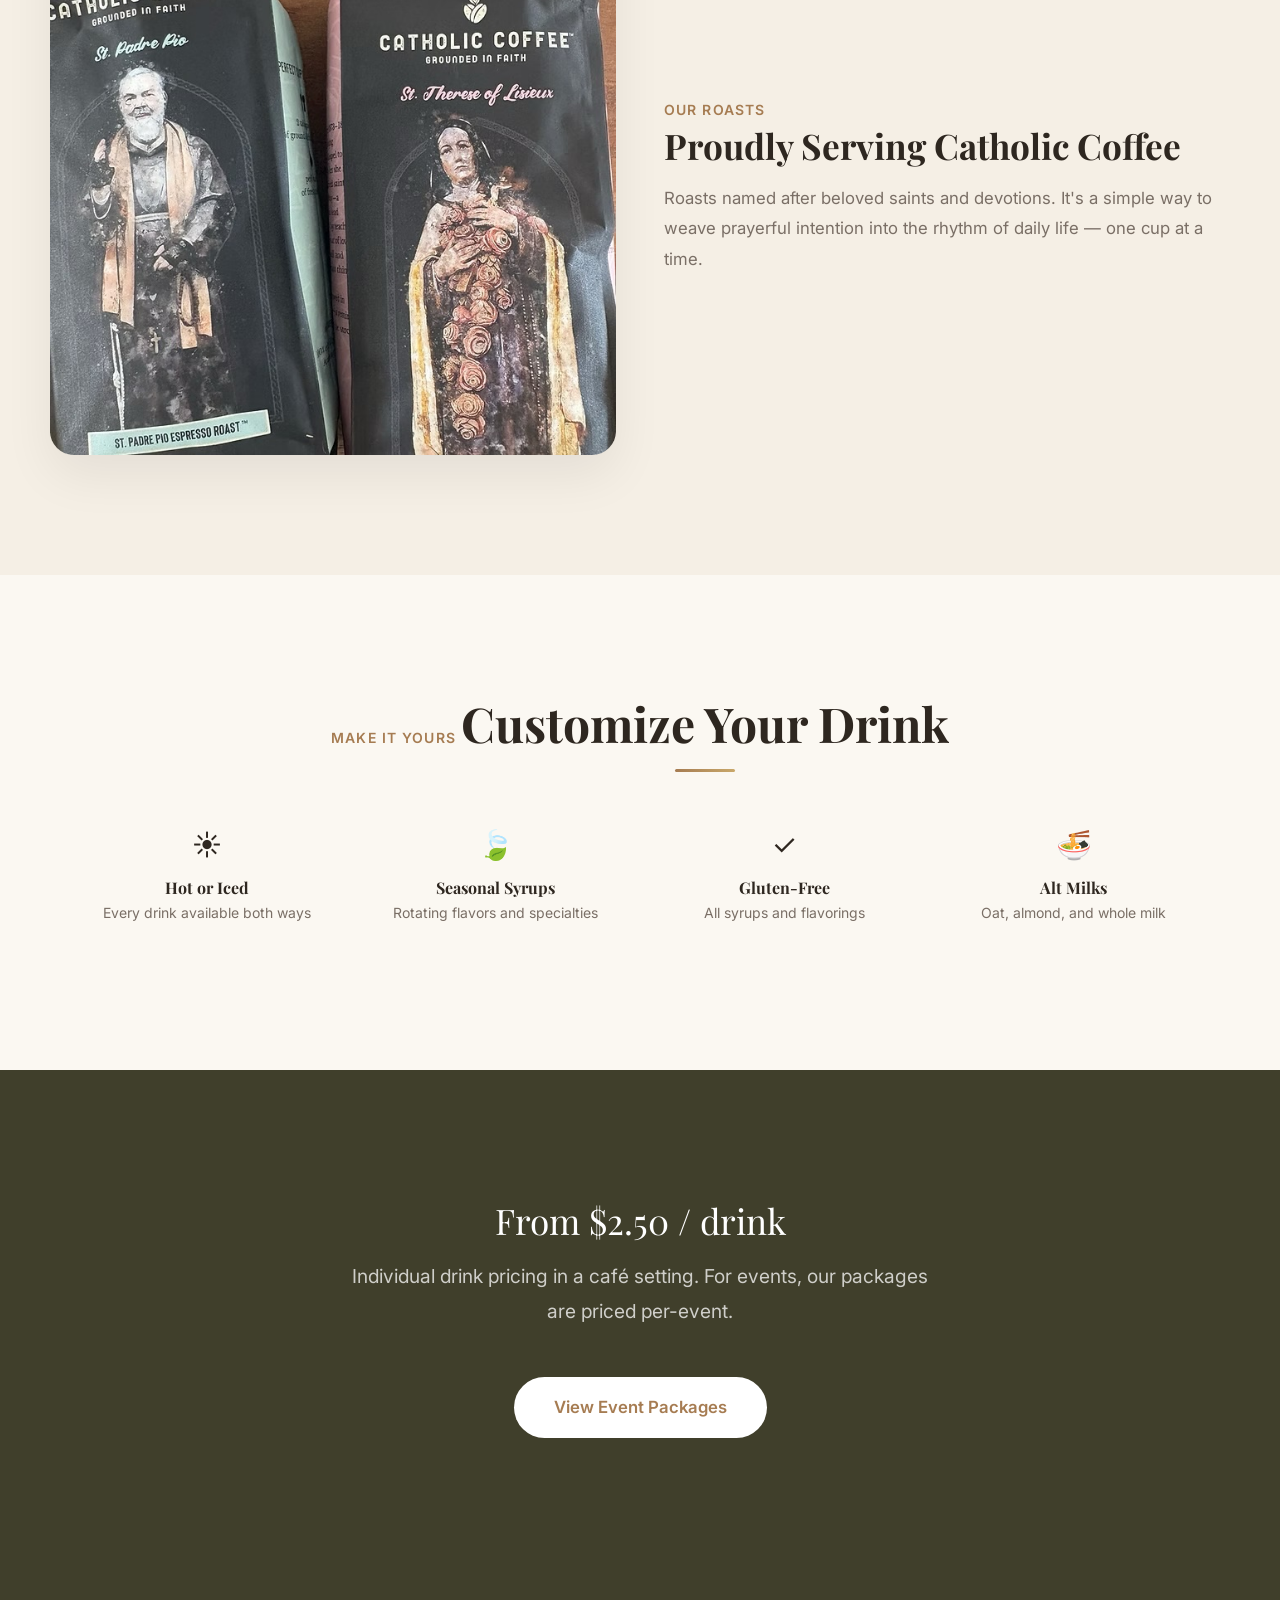
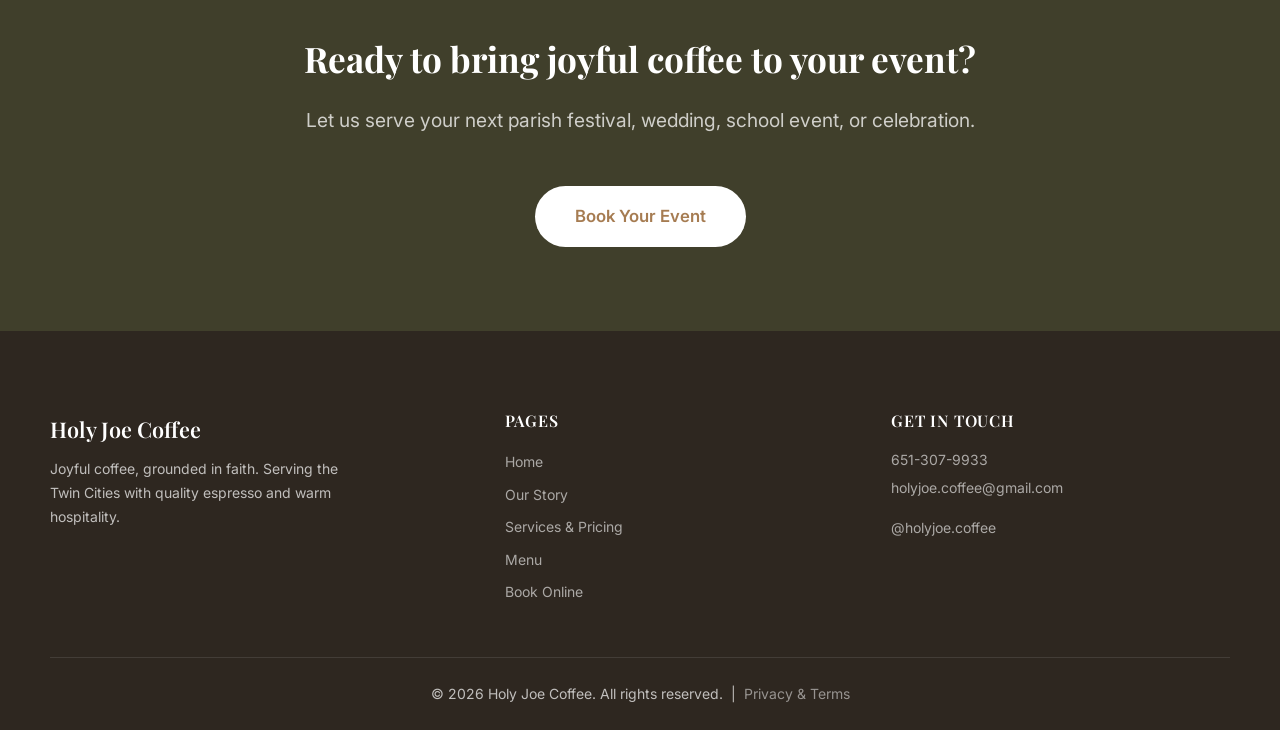
<file: menu.html>
<!DOCTYPE html>
<html lang="en">
<head>
  <meta charset="UTF-8">
  <title>Holy Joe Coffee | Our Coffee</title>
  <meta name="viewport" content="width=device-width, initial-scale=1">
  <meta name="description" content="Explore Holy Joe Coffee's espresso drink menu — lattes, mochas, americanos, and more. Proudly serving Catholic Coffee roasts named after beloved saints.">
  <link rel="icon" href="assets/logo.gif" type="image/gif">
  <link rel="preconnect" href="https://fonts.googleapis.com">
  <link rel="preconnect" href="https://fonts.gstatic.com" crossorigin>
  <link href="https://fonts.googleapis.com/css2?family=Playfair+Display:wght@500;600;700&family=Inter:wght@300;400;500;600&display=swap" rel="stylesheet">
  <link rel="stylesheet" href="css/global.css">
  <style>
    .drink-grid {
      display: grid;
      grid-template-columns: repeat(3, 1fr);
      gap: var(--space-md);
      max-width: var(--max-width);
      margin: 0 auto;
    }
    .drink-card {
      background: var(--card-bg);
      border: 1px solid var(--border);
      border-radius: var(--radius-lg);
      padding: var(--space-lg) var(--space-md);
      text-align: center;
      transition: var(--transition);
    }
    .drink-card:hover {
      transform: translateY(-4px);
      box-shadow: var(--shadow-hover);
    }
    .drink-icon {
      font-size: 2rem;
      margin-bottom: 12px;
      display: block;
    }
    .drink-card h3 {
      font-family: var(--font-display);
      font-size: var(--text-xl);
      margin-bottom: 8px;
    }
    .drink-card p {
      color: var(--muted);
      font-size: var(--text-sm);
      line-height: 1.6;
    }
    .callout-box {
      display: grid;
      grid-template-columns: 1fr 1fr;
      gap: var(--space-lg);
      align-items: center;
      max-width: var(--max-width);
      margin: 0 auto;
    }
    .callout-text h2 {
      font-family: var(--font-display);
      font-size: var(--text-2xl);
      margin-bottom: var(--space-sm);
    }
    .callout-text p {
      color: var(--muted);
      line-height: 1.8;
    }
    .custom-grid {
      display: grid;
      grid-template-columns: repeat(4, 1fr);
      gap: var(--space-md);
      max-width: var(--max-width);
      margin: 0 auto;
    }
    .custom-item {
      text-align: center;
      padding: var(--space-md);
    }
    .custom-item span {
      display: block;
      font-size: 1.8rem;
      margin-bottom: 8px;
    }
    .custom-item h4 {
      font-size: 1rem;
      margin-bottom: 4px;
    }
    .custom-item p {
      font-size: var(--text-sm);
      color: var(--muted);
    }
    .pricing-note {
      max-width: 600px;
      margin: 0 auto;
      text-align: center;
    }
    .pricing-note .price {
      font-family: var(--font-display);
      font-size: var(--text-2xl);
      color: var(--accent);
      margin-bottom: 8px;
    }
    @media (max-width: 840px) {
      .drink-grid {
        grid-template-columns: repeat(2, 1fr);
      }
      .callout-box {
        grid-template-columns: 1fr;
        text-align: center;
      }
      .callout-box .image-frame {
        max-width: 400px;
        margin: 0 auto;
      }
      .custom-grid {
        grid-template-columns: repeat(2, 1fr);
      }
    }
    @media (max-width: 480px) {
      .drink-grid {
        grid-template-columns: 1fr;
      }
    }
  </style>
</head>
<body>
  <header class="nav">
    <div class="nav-inner">
      <a href="index.html" class="brand">
        <img src="assets/logo.gif" alt="Holy Joe Logo" class="brand-logo">
        <div class="brand-title">Holy Joe Coffee</div>
      </a>
      <button class="nav-toggle" aria-label="Toggle menu"><span></span></button>
      <nav class="nav-links">
        <a href="index.html">Home</a>
        <a href="about.html">Our Story</a>
        <a href="services.html">Services</a>
        <a href="menu.html">Menu</a>
        <a href="book.html" class="nav-cta btn-nav">Book Online</a>
      </nav>
    </div>
  </header>

  <main>
    <!-- Page Hero -->
    <section class="page-hero" style="background-image:url('assets/coffee2.jpg');">
      <div>
        <h1 class="section-title" style="color:#fff;">Our Coffee</h1>
      </div>
    </section>

    <!-- Drink Cards -->
    <section class="section text-center">
      <div class="container">
        <span class="label reveal">The Menu</span>
        <h2 class="section-title reveal">Handcrafted Espresso Drinks</h2>
        <p class="section-subtitle reveal">Every drink is made to order by our baristas using quality Catholic Coffee roasts.</p>
        <div class="drink-grid reveal-stagger">
          <div class="drink-card reveal">
            <span class="drink-icon" aria-hidden="true">&#9749;</span>
            <h3>Espresso</h3>
            <p>Pure, bold shots pulled to perfection.</p>
          </div>
          <div class="drink-card reveal">
            <span class="drink-icon" aria-hidden="true">&#9749;</span>
            <h3>Latte</h3>
            <p>Smooth espresso balanced with steamed milk.</p>
          </div>
          <div class="drink-card reveal">
            <span class="drink-icon" aria-hidden="true">&#9749;</span>
            <h3>Mocha</h3>
            <p>Rich chocolate meets espresso and velvety milk.</p>
          </div>
          <div class="drink-card reveal">
            <span class="drink-icon" aria-hidden="true">&#9749;</span>
            <h3>Americano</h3>
            <p>Espresso lengthened with hot water for a classic cup.</p>
          </div>
          <div class="drink-card reveal">
            <span class="drink-icon" aria-hidden="true">&#9749;</span>
            <h3>Drip Coffee</h3>
            <p>Freshly brewed for those who love a simple, great coffee.</p>
          </div>
          <div class="drink-card reveal">
            <span class="drink-icon" aria-hidden="true">&#9749;</span>
            <h3>Hot Chocolate</h3>
            <p>A warm, sweet treat for all ages.</p>
          </div>
        </div>
      </div>
    </section>

    <!-- Catholic Coffee Callout -->
    <section class="section section-alt">
      <div class="callout-box">
        <div class="image-frame reveal">
          <img src="assets/coffee.jpg" alt="Catholic Coffee product bags">
        </div>
        <div class="callout-text reveal">
          <span class="label">Our Roasts</span>
          <h2>Proudly Serving Catholic Coffee</h2>
          <p>Roasts named after beloved saints and devotions. It's a simple way to weave prayerful intention into the rhythm of daily life — one cup at a time.</p>
        </div>
      </div>
    </section>

    <!-- Customization -->
    <section class="section text-center">
      <div class="container">
        <span class="label reveal">Make It Yours</span>
        <h2 class="section-title reveal">Customize Your Drink</h2>
        <div class="custom-grid reveal-stagger">
          <div class="custom-item reveal">
            <span aria-hidden="true">&#9728;&#65039;</span>
            <h4>Hot or Iced</h4>
            <p>Every drink available both ways</p>
          </div>
          <div class="custom-item reveal">
            <span aria-hidden="true">&#127811;</span>
            <h4>Seasonal Syrups</h4>
            <p>Rotating flavors and specialties</p>
          </div>
          <div class="custom-item reveal">
            <span aria-hidden="true">&#10003;</span>
            <h4>Gluten-Free</h4>
            <p>All syrups and flavorings</p>
          </div>
          <div class="custom-item reveal">
            <span aria-hidden="true">&#127836;</span>
            <h4>Alt Milks</h4>
            <p>Oat, almond, and whole milk</p>
          </div>
        </div>
      </div>
    </section>

    <!-- Pricing Callout -->
    <section class="section section-green text-center">
      <div class="container reveal">
        <div class="pricing-note">
          <p class="price" style="color:#fff;">From $2.50 / drink</p>
          <p class="section-subtitle">Individual drink pricing in a caf&eacute; setting. For events, our packages are priced per-event.</p>
          <a href="services.html" class="btn-light">View Event Packages</a>
        </div>
      </div>
    </section>

    <!-- CTA Banner -->
    <section class="cta-banner">
      <div class="container reveal">
        <h2>Ready to bring joyful coffee to your event?</h2>
        <p>Let us serve your next parish festival, wedding, school event, or celebration.</p>
        <a href="book.html" class="btn-light">Book Your Event</a>
      </div>
    </section>
  </main>

  <footer class="footer">
    <div class="footer-inner">
      <div class="footer-brand">
        <div class="brand-title">Holy Joe Coffee</div>
        <p>Joyful coffee, grounded in faith. Serving the Twin Cities with quality espresso and warm hospitality.</p>
      </div>
      <div>
        <h4>Pages</h4>
        <div class="footer-links">
          <a href="index.html">Home</a>
          <a href="about.html">Our Story</a>
          <a href="services.html">Services & Pricing</a>
          <a href="menu.html">Menu</a>
          <a href="book.html">Book Online</a>
        </div>
      </div>
      <div class="footer-contact">
        <h4>Get in Touch</h4>
        <p><a href="tel:6513079933">651-307-9933</a></p>
        <p><a href="mailto:holyjoe.coffee@gmail.com">holyjoe.coffee@gmail.com</a></p>
        <p style="margin-top:12px;"><a href="https://www.instagram.com/holyjoe.coffee" target="_blank" rel="noopener">@holyjoe.coffee</a></p>
      </div>
    </div>
    <div class="footer-bar">
      &copy; 2026 Holy Joe Coffee. All rights reserved. &nbsp;|&nbsp; <a href="privacy-terms.html">Privacy & Terms</a>
    </div>
  </footer>

  <script src="js/main.js"></script>
  <!-- Cloudflare Web Analytics: replace YOUR_TOKEN_HERE with the token from dash.cloudflare.com -> Web Analytics -->
  <script defer src="https://static.cloudflareinsights.com/beacon.min.js" data-cf-beacon='{"token": "YOUR_TOKEN_HERE"}'></script>
</body>
</html>
</file>
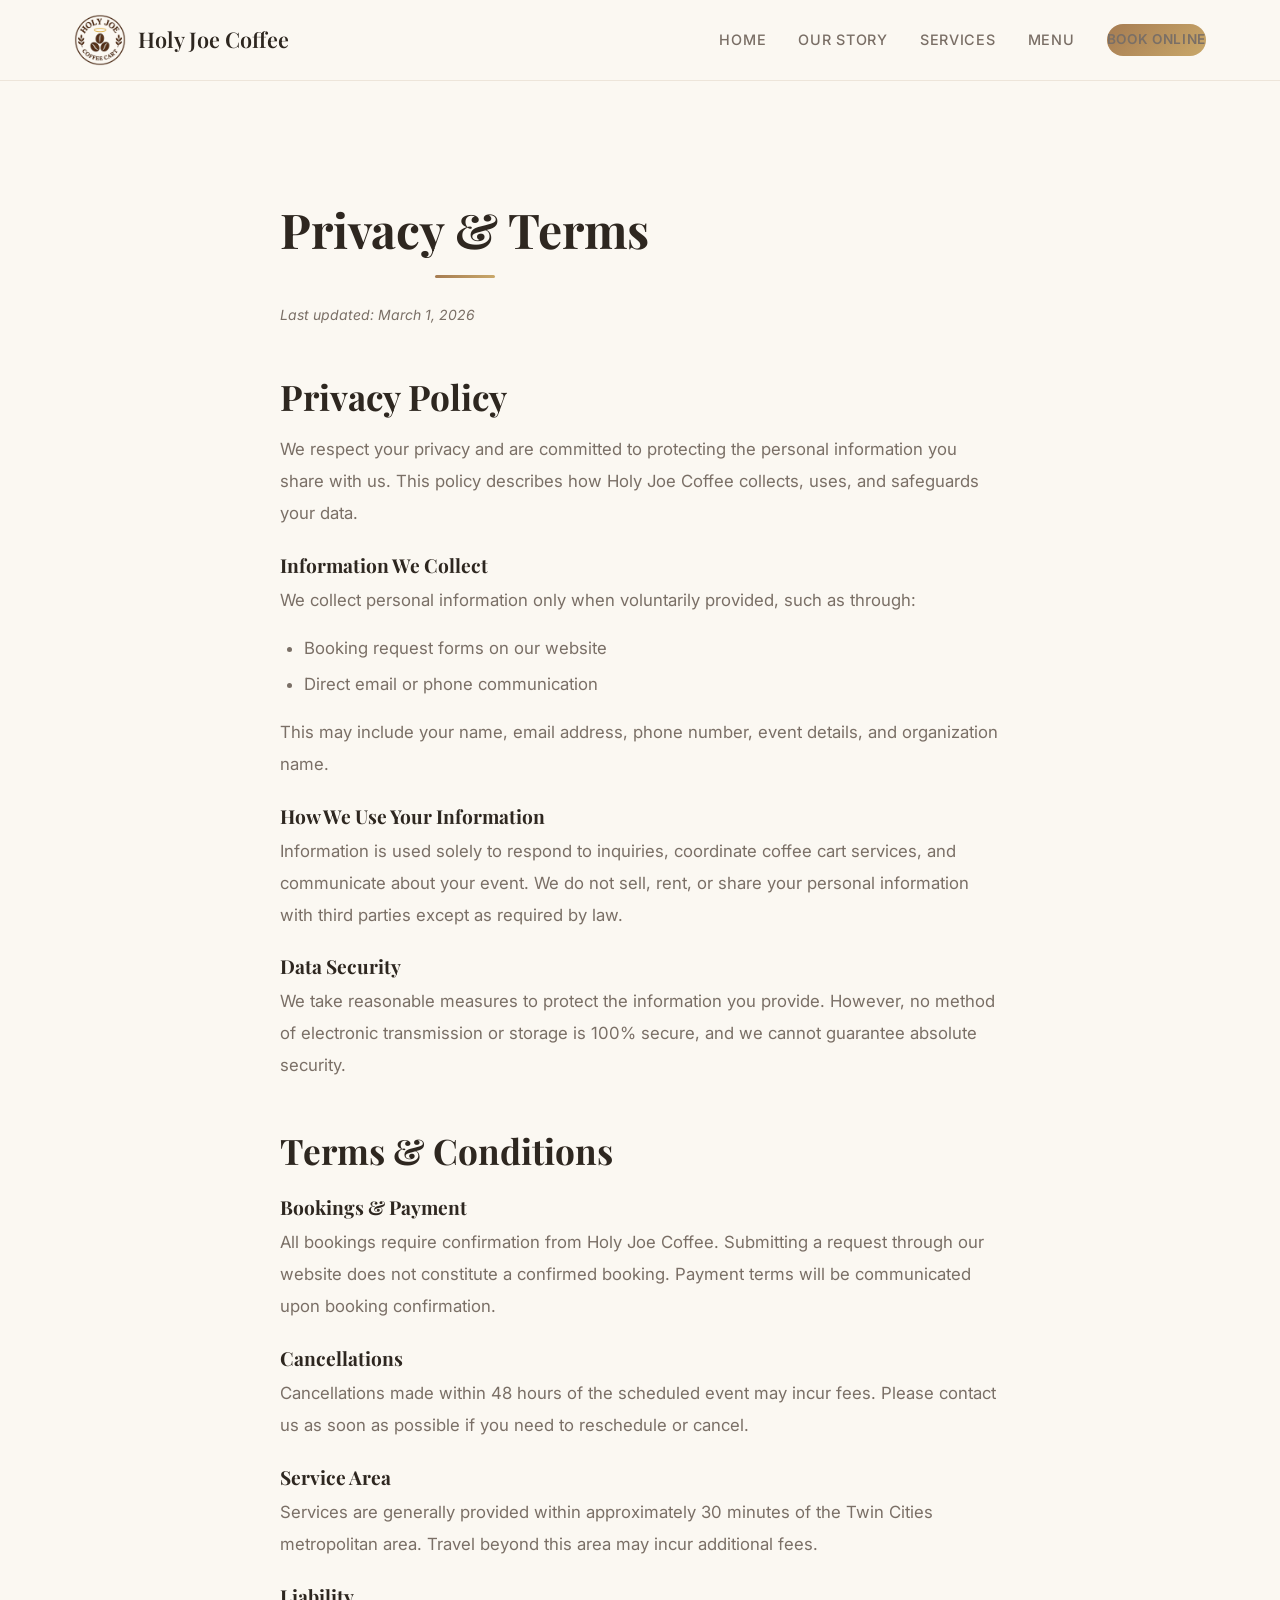
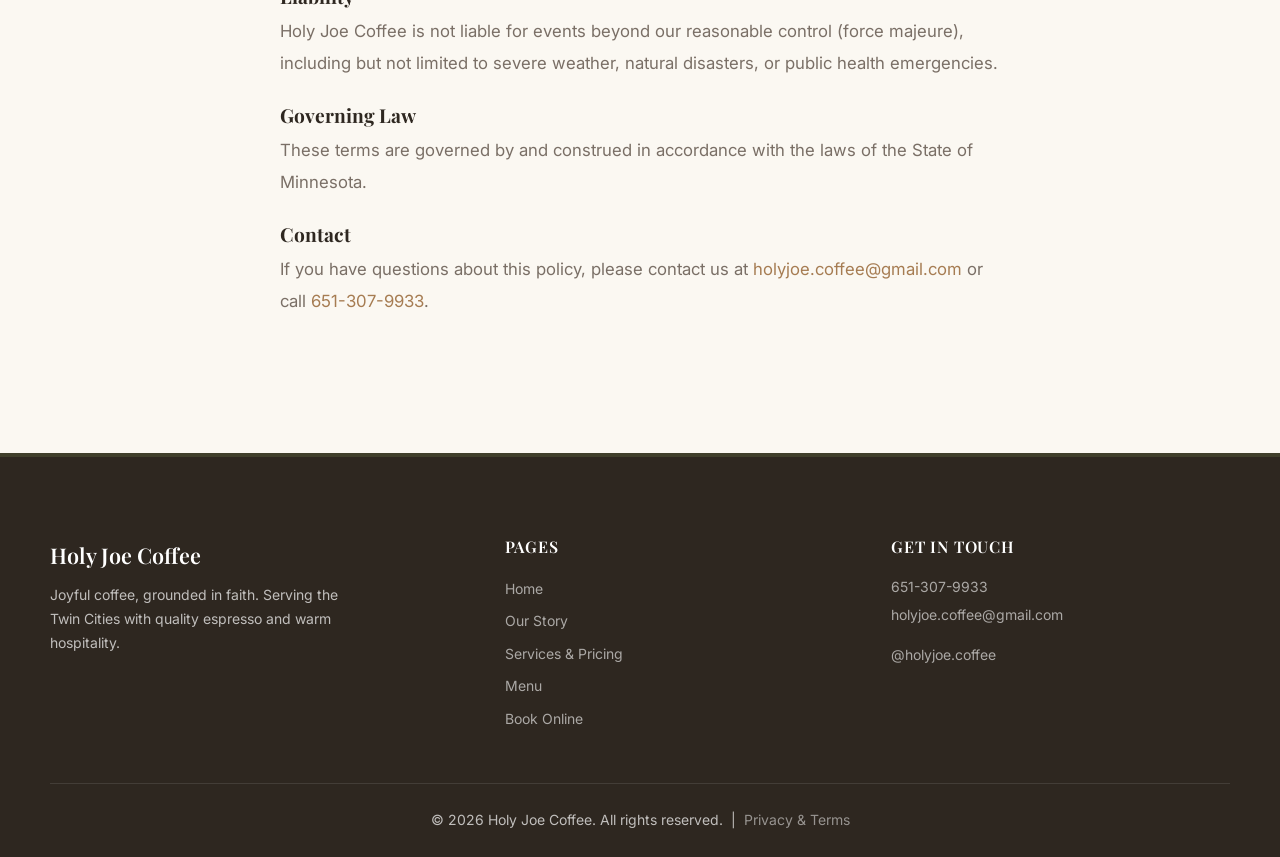
<file: privacy-terms.html>
<!DOCTYPE html>
<html lang="en">
<head>
  <meta charset="UTF-8">
  <title>Holy Joe Coffee | Privacy & Terms</title>
  <meta name="viewport" content="width=device-width, initial-scale=1">
  <meta name="description" content="Holy Joe Coffee privacy policy and terms of service.">
  <link rel="icon" href="assets/logo.gif" type="image/gif">
  <link rel="preconnect" href="https://fonts.googleapis.com">
  <link rel="preconnect" href="https://fonts.gstatic.com" crossorigin>
  <link href="https://fonts.googleapis.com/css2?family=Playfair+Display:wght@500;600;700&family=Inter:wght@300;400;500;600&display=swap" rel="stylesheet">
  <link rel="stylesheet" href="css/global.css">
  <style>
    .legal-content {
      max-width: 720px;
      margin: 0 auto;
    }
    .legal-content .updated {
      font-size: var(--text-sm);
      color: var(--muted);
      font-style: italic;
      margin-bottom: var(--space-lg);
    }
    .legal-content h2 {
      font-family: var(--font-display);
      font-size: var(--text-2xl);
      margin-top: var(--space-lg);
      margin-bottom: var(--space-sm);
    }
    .legal-content h3 {
      font-size: var(--text-lg);
      margin-top: var(--space-md);
      margin-bottom: var(--space-xs);
    }
    .legal-content p {
      color: var(--muted);
      line-height: 1.9;
      margin-bottom: var(--space-sm);
    }
    .legal-content ul {
      margin-bottom: var(--space-sm);
      padding-left: var(--space-md);
    }
    .legal-content li {
      color: var(--muted);
      line-height: 1.9;
      list-style: disc;
      margin-bottom: 4px;
    }
  </style>
</head>
<body>
  <header class="nav">
    <div class="nav-inner">
      <a href="index.html" class="brand">
        <img src="assets/logo.gif" alt="Holy Joe Logo" class="brand-logo">
        <div class="brand-title">Holy Joe Coffee</div>
      </a>
      <button class="nav-toggle" aria-label="Toggle menu"><span></span></button>
      <nav class="nav-links">
        <a href="index.html">Home</a>
        <a href="about.html">Our Story</a>
        <a href="services.html">Services</a>
        <a href="menu.html">Menu</a>
        <a href="book.html" class="nav-cta btn-nav">Book Online</a>
      </nav>
    </div>
  </header>

  <main>
    <section class="section">
      <div class="legal-content">
        <h1 class="section-title">Privacy &amp; Terms</h1>
        <p class="updated">Last updated: March 1, 2026</p>

        <h2>Privacy Policy</h2>
        <p>We respect your privacy and are committed to protecting the personal information you share with us. This policy describes how Holy Joe Coffee collects, uses, and safeguards your data.</p>

        <h3>Information We Collect</h3>
        <p>We collect personal information only when voluntarily provided, such as through:</p>
        <ul>
          <li>Booking request forms on our website</li>
          <li>Direct email or phone communication</li>
        </ul>
        <p>This may include your name, email address, phone number, event details, and organization name.</p>

        <h3>How We Use Your Information</h3>
        <p>Information is used solely to respond to inquiries, coordinate coffee cart services, and communicate about your event. We do not sell, rent, or share your personal information with third parties except as required by law.</p>

        <h3>Data Security</h3>
        <p>We take reasonable measures to protect the information you provide. However, no method of electronic transmission or storage is 100% secure, and we cannot guarantee absolute security.</p>

        <h2>Terms &amp; Conditions</h2>

        <h3>Bookings &amp; Payment</h3>
        <p>All bookings require confirmation from Holy Joe Coffee. Submitting a request through our website does not constitute a confirmed booking. Payment terms will be communicated upon booking confirmation.</p>

        <h3>Cancellations</h3>
        <p>Cancellations made within 48 hours of the scheduled event may incur fees. Please contact us as soon as possible if you need to reschedule or cancel.</p>

        <h3>Service Area</h3>
        <p>Services are generally provided within approximately 30 minutes of the Twin Cities metropolitan area. Travel beyond this area may incur additional fees.</p>

        <h3>Liability</h3>
        <p>Holy Joe Coffee is not liable for events beyond our reasonable control (force majeure), including but not limited to severe weather, natural disasters, or public health emergencies.</p>

        <h3>Governing Law</h3>
        <p>These terms are governed by and construed in accordance with the laws of the State of Minnesota.</p>

        <h3>Contact</h3>
        <p>If you have questions about this policy, please contact us at <a href="mailto:holyjoe.coffee@gmail.com" style="color:var(--accent);">holyjoe.coffee@gmail.com</a> or call <a href="tel:6513079933" style="color:var(--accent);">651-307-9933</a>.</p>
      </div>
    </section>
  </main>

  <footer class="footer">
    <div class="footer-inner">
      <div class="footer-brand">
        <div class="brand-title">Holy Joe Coffee</div>
        <p>Joyful coffee, grounded in faith. Serving the Twin Cities with quality espresso and warm hospitality.</p>
      </div>
      <div>
        <h4>Pages</h4>
        <div class="footer-links">
          <a href="index.html">Home</a>
          <a href="about.html">Our Story</a>
          <a href="services.html">Services & Pricing</a>
          <a href="menu.html">Menu</a>
          <a href="book.html">Book Online</a>
        </div>
      </div>
      <div class="footer-contact">
        <h4>Get in Touch</h4>
        <p><a href="tel:6513079933">651-307-9933</a></p>
        <p><a href="mailto:holyjoe.coffee@gmail.com">holyjoe.coffee@gmail.com</a></p>
        <p style="margin-top:12px;"><a href="https://www.instagram.com/holyjoe.coffee" target="_blank" rel="noopener">@holyjoe.coffee</a></p>
      </div>
    </div>
    <div class="footer-bar">
      &copy; 2026 Holy Joe Coffee. All rights reserved. &nbsp;|&nbsp; <a href="privacy-terms.html">Privacy & Terms</a>
    </div>
  </footer>

  <script src="js/main.js"></script>
  <!-- Cloudflare Web Analytics: replace YOUR_TOKEN_HERE with the token from dash.cloudflare.com -> Web Analytics -->
  <script defer src="https://static.cloudflareinsights.com/beacon.min.js" data-cf-beacon='{"token": "YOUR_TOKEN_HERE"}'></script>
</body>
</html>
</file>
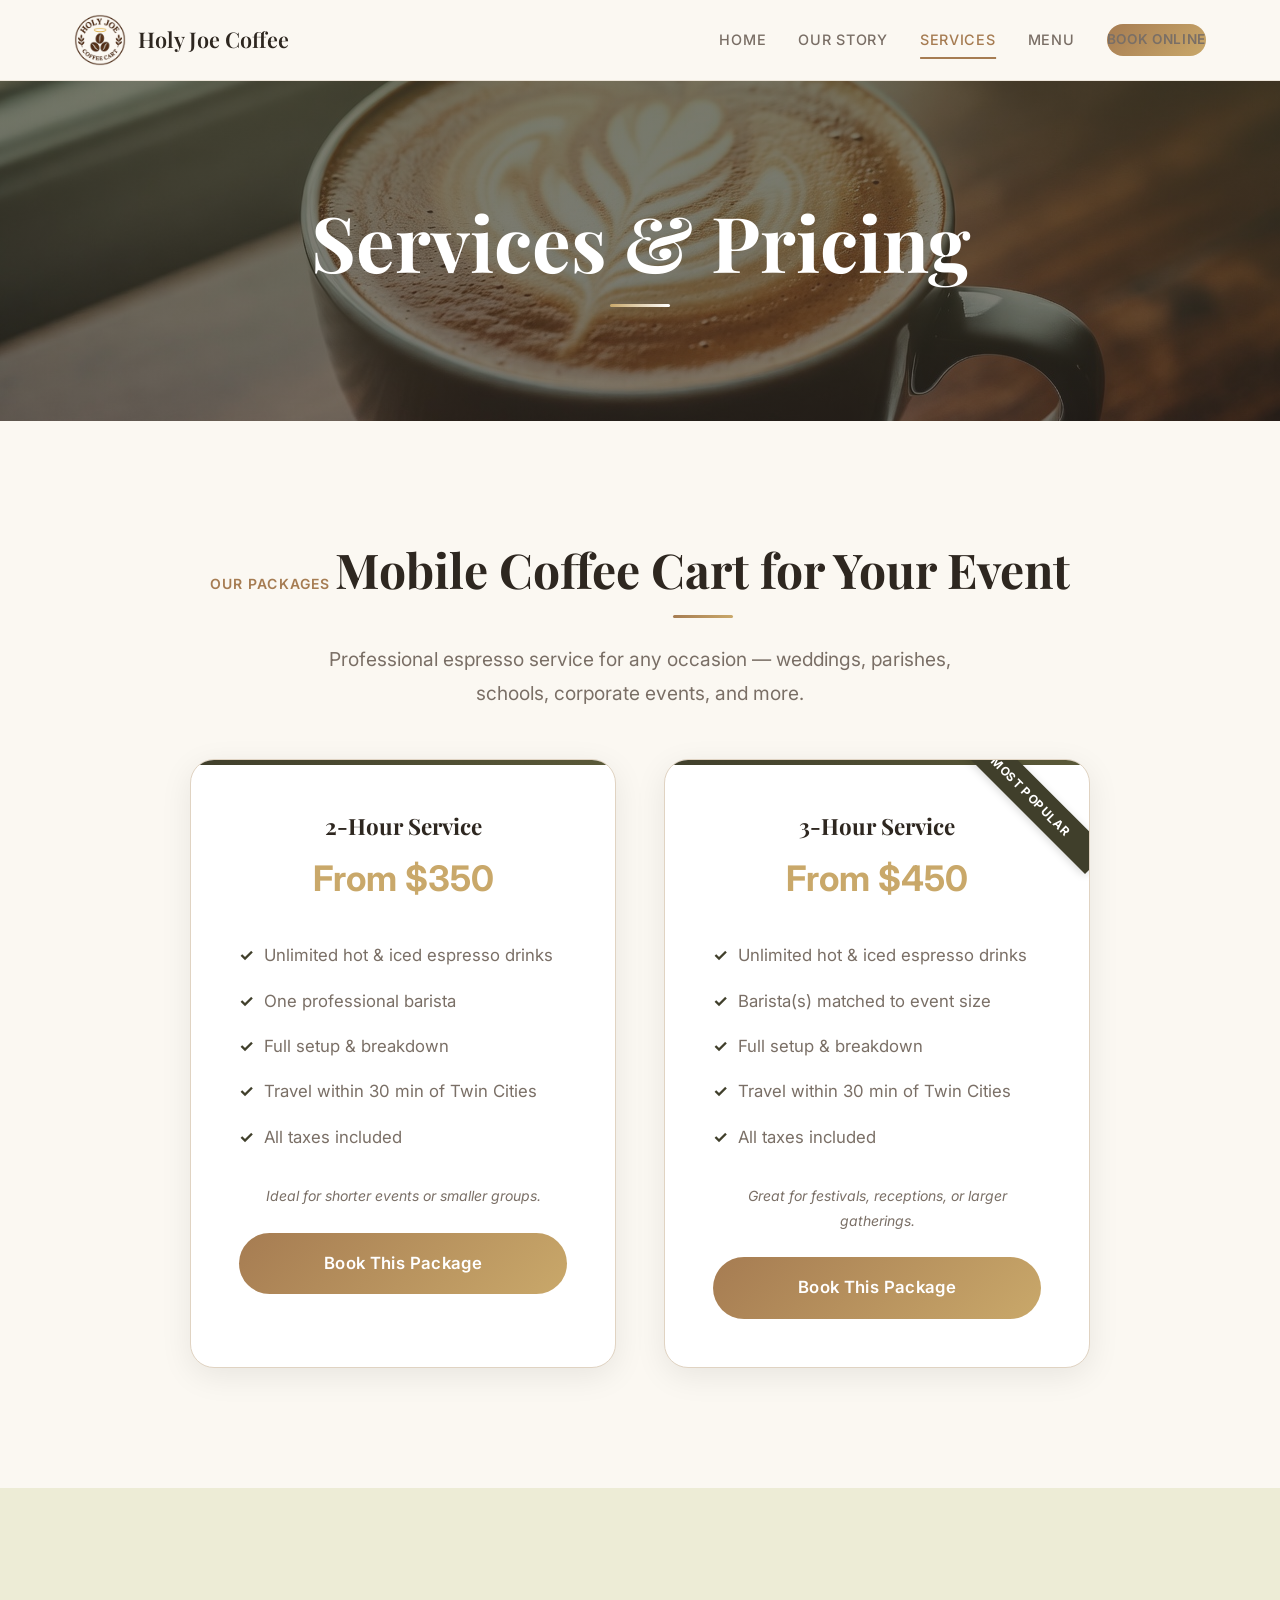
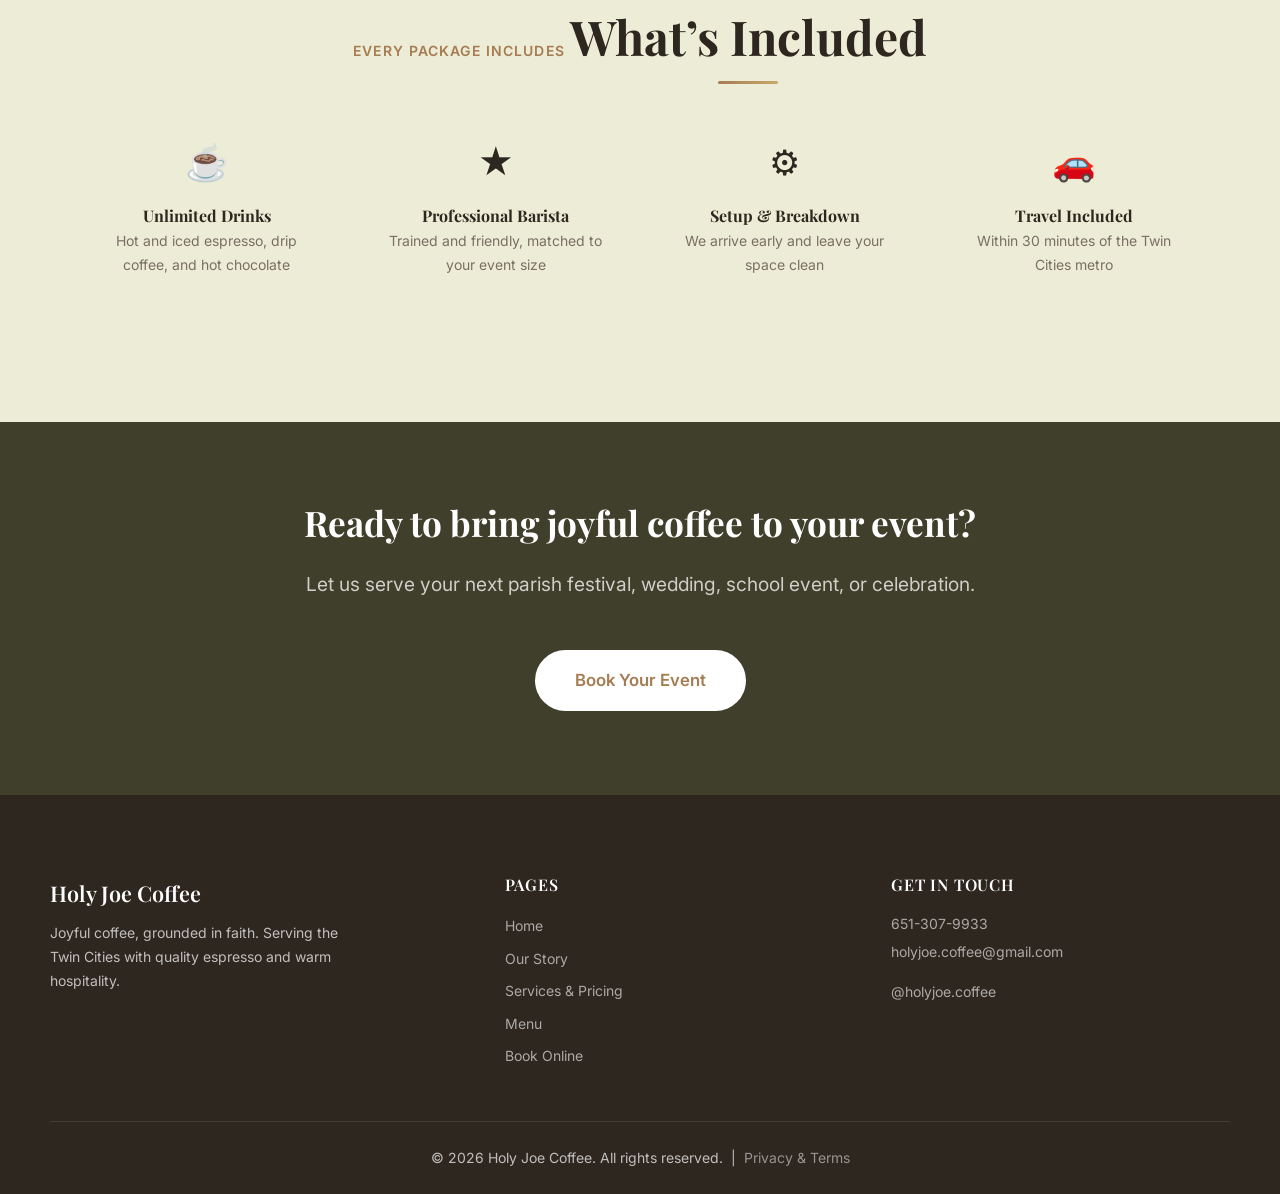
<file: services.html>
<!DOCTYPE html>
<html lang="en">
<head>
  <meta charset="UTF-8">
  <title>Holy Joe Coffee | Services & Pricing</title>
  <meta name="viewport" content="width=device-width, initial-scale=1">
  <meta name="description" content="Holy Joe Coffee mobile coffee cart services and pricing for the Twin Cities. 2-hour and 3-hour event packages with unlimited espresso drinks.">
  <link rel="icon" href="assets/logo.gif" type="image/gif">
  <link rel="preconnect" href="https://fonts.googleapis.com">
  <link rel="preconnect" href="https://fonts.gstatic.com" crossorigin>
  <link href="https://fonts.googleapis.com/css2?family=Playfair+Display:wght@500;600;700&family=Inter:wght@300;400;500;600&display=swap" rel="stylesheet">
  <link rel="stylesheet" href="css/global.css">
  <style>
    .pricing-grid {
      display: grid;
      grid-template-columns: 1fr 1fr;
      gap: var(--space-lg);
      max-width: 900px;
      margin: 0 auto;
    }
    .pricing-card {
      background: var(--card-bg);
      border-radius: var(--radius-lg);
      overflow: hidden;
      box-shadow: var(--shadow-card);
      border: 1px solid var(--border);
      transition: var(--transition);
      position: relative;
    }
    .pricing-card:hover {
      transform: translateY(-6px);
      box-shadow: var(--shadow-hover);
    }
    .pricing-card-bar {
      height: 5px;
      background: linear-gradient(90deg, var(--green), var(--green-light));
    }
    .pricing-card-body {
      padding: var(--space-lg);
    }
    .pricing-card h3 {
      font-family: var(--font-display);
      font-size: var(--text-xl);
      margin-bottom: 8px;
    }
    .pricing-card .price {
      font-size: var(--text-2xl);
      font-weight: 700;
      color: var(--highlight);
      margin-bottom: var(--space-md);
    }
    .pricing-card ul {
      text-align: left;
      margin-bottom: var(--space-md);
    }
    .pricing-card li {
      padding: 8px 0;
      font-size: var(--text-base);
      color: var(--muted);
      display: flex;
      align-items: baseline;
      gap: 10px;
    }
    .pricing-card li::before {
      content: '\2713';
      color: var(--green);
      font-weight: 700;
      flex-shrink: 0;
    }
    .pricing-card .note {
      font-style: italic;
      font-size: var(--text-sm);
      color: var(--muted);
      margin-top: var(--space-sm);
    }
    /* Popular ribbon */
    .ribbon {
      position: absolute;
      top: 20px;
      right: -35px;
      background: var(--green);
      color: #fff;
      font-size: 0.75rem;
      font-weight: 700;
      text-transform: uppercase;
      letter-spacing: 0.06em;
      padding: 6px 40px;
      transform: rotate(45deg);
      box-shadow: 0 2px 8px rgba(0,0,0,0.15);
    }
    .included-grid {
      display: grid;
      grid-template-columns: repeat(4, 1fr);
      gap: var(--space-md);
      max-width: var(--max-width);
      margin: 0 auto;
    }
    .included-item {
      text-align: center;
      padding: var(--space-md);
    }
    .included-item span {
      display: block;
      font-size: 2.2rem;
      margin-bottom: 12px;
    }
    .included-item h4 {
      font-size: 1rem;
      margin-bottom: 4px;
    }
    .included-item p {
      font-size: var(--text-sm);
      color: var(--muted);
    }
    @media (max-width: 840px) {
      .pricing-grid {
        grid-template-columns: 1fr;
        max-width: 480px;
      }
      .included-grid {
        grid-template-columns: repeat(2, 1fr);
      }
    }
  </style>
</head>
<body>
  <header class="nav">
    <div class="nav-inner">
      <a href="index.html" class="brand">
        <img src="assets/logo.gif" alt="Holy Joe Logo" class="brand-logo">
        <div class="brand-title">Holy Joe Coffee</div>
      </a>
      <button class="nav-toggle" aria-label="Toggle menu"><span></span></button>
      <nav class="nav-links">
        <a href="index.html">Home</a>
        <a href="about.html">Our Story</a>
        <a href="services.html">Services</a>
        <a href="menu.html">Menu</a>
        <a href="book.html" class="nav-cta btn-nav">Book Online</a>
      </nav>
    </div>
  </header>

  <main>
    <!-- Page Hero -->
    <section class="page-hero" style="background-image:url('assets/banner.jpg');">
      <div>
        <h1 class="section-title" style="color:#fff;">Services &amp; Pricing</h1>
      </div>
    </section>

    <!-- Pricing Cards -->
    <section class="section text-center">
      <div class="container">
        <span class="label reveal">Our Packages</span>
        <h2 class="section-title reveal">Mobile Coffee Cart for Your Event</h2>
        <p class="section-subtitle reveal">Professional espresso service for any occasion — weddings, parishes, schools, corporate events, and more.</p>
        <div class="pricing-grid reveal-stagger">
          <div class="pricing-card reveal">
            <div class="pricing-card-bar"></div>
            <div class="pricing-card-body">
              <h3>2-Hour Service</h3>
              <div class="price">From $350</div>
              <ul>
                <li>Unlimited hot &amp; iced espresso drinks</li>
                <li>One professional barista</li>
                <li>Full setup &amp; breakdown</li>
                <li>Travel within 30 min of Twin Cities</li>
                <li>All taxes included</li>
              </ul>
              <p class="note">Ideal for shorter events or smaller groups.</p>
              <a href="book.html" class="btn-primary" style="margin-top:24px; width:100%;">Book This Package</a>
            </div>
          </div>
          <div class="pricing-card reveal">
            <div class="ribbon">Most Popular</div>
            <div class="pricing-card-bar"></div>
            <div class="pricing-card-body">
              <h3>3-Hour Service</h3>
              <div class="price">From $450</div>
              <ul>
                <li>Unlimited hot &amp; iced espresso drinks</li>
                <li>Barista(s) matched to event size</li>
                <li>Full setup &amp; breakdown</li>
                <li>Travel within 30 min of Twin Cities</li>
                <li>All taxes included</li>
              </ul>
              <p class="note">Great for festivals, receptions, or larger gatherings.</p>
              <a href="book.html" class="btn-primary" style="margin-top:24px; width:100%;">Book This Package</a>
            </div>
          </div>
        </div>
      </div>
    </section>

    <!-- What's Included -->
    <section class="section section-green-light text-center">
      <div class="container">
        <span class="label reveal">Every Package Includes</span>
        <h2 class="section-title reveal">What&rsquo;s Included</h2>
        <div class="included-grid reveal-stagger">
          <div class="included-item reveal">
            <span aria-hidden="true">&#9749;</span>
            <h4>Unlimited Drinks</h4>
            <p>Hot and iced espresso, drip coffee, and hot chocolate</p>
          </div>
          <div class="included-item reveal">
            <span aria-hidden="true">&#9733;</span>
            <h4>Professional Barista</h4>
            <p>Trained and friendly, matched to your event size</p>
          </div>
          <div class="included-item reveal">
            <span aria-hidden="true">&#9881;</span>
            <h4>Setup &amp; Breakdown</h4>
            <p>We arrive early and leave your space clean</p>
          </div>
          <div class="included-item reveal">
            <span aria-hidden="true">&#128663;</span>
            <h4>Travel Included</h4>
            <p>Within 30 minutes of the Twin Cities metro</p>
          </div>
        </div>
      </div>
    </section>

    <!-- CTA Banner -->
    <section class="cta-banner">
      <div class="container reveal">
        <h2>Ready to bring joyful coffee to your event?</h2>
        <p>Let us serve your next parish festival, wedding, school event, or celebration.</p>
        <a href="book.html" class="btn-light">Book Your Event</a>
      </div>
    </section>
  </main>

  <footer class="footer">
    <div class="footer-inner">
      <div class="footer-brand">
        <div class="brand-title">Holy Joe Coffee</div>
        <p>Joyful coffee, grounded in faith. Serving the Twin Cities with quality espresso and warm hospitality.</p>
      </div>
      <div>
        <h4>Pages</h4>
        <div class="footer-links">
          <a href="index.html">Home</a>
          <a href="about.html">Our Story</a>
          <a href="services.html">Services & Pricing</a>
          <a href="menu.html">Menu</a>
          <a href="book.html">Book Online</a>
        </div>
      </div>
      <div class="footer-contact">
        <h4>Get in Touch</h4>
        <p><a href="tel:6513079933">651-307-9933</a></p>
        <p><a href="mailto:holyjoe.coffee@gmail.com">holyjoe.coffee@gmail.com</a></p>
        <p style="margin-top:12px;"><a href="https://www.instagram.com/holyjoe.coffee" target="_blank" rel="noopener">@holyjoe.coffee</a></p>
      </div>
    </div>
    <div class="footer-bar">
      &copy; 2026 Holy Joe Coffee. All rights reserved. &nbsp;|&nbsp; <a href="privacy-terms.html">Privacy & Terms</a>
    </div>
  </footer>

  <script src="js/main.js"></script>
  <!-- Cloudflare Web Analytics: replace YOUR_TOKEN_HERE with the token from dash.cloudflare.com -> Web Analytics -->
  <script defer src="https://static.cloudflareinsights.com/beacon.min.js" data-cf-beacon='{"token": "YOUR_TOKEN_HERE"}'></script>
</body>
</html>
</file>
<file: css/global.css>
/* ===================================================================
   Holy Joe Coffee — Global Stylesheet
   =================================================================== */

/* --- Design Tokens --- */
:root {
  /* Colors */
  --bg: #fbf8f2;
  --bg-alt: #f5efe5;
  --bg-dark: #2e2720;
  --bg-green: #403F2B;
  --bg-green-light: #edecd6;
  --overlay-dark: rgba(46, 39, 32, 0.65);
  --overlay-green: rgba(64, 63, 43, 0.85);
  --overlay-warm: rgba(166, 124, 82, 0.12);
  --text: #2e2720;
  --text-light: #f5efe5;
  --muted: #7a6f66;
  --accent: #a67c52;
  --highlight: #c9a86a;
  --green: #403F2B;
  --green-light: #5a5938;
  --card-bg: #ffffff;
  --border: #e0d3c2;

  /* Spacing scale */
  --space-xs: 8px;
  --space-sm: 16px;
  --space-md: 24px;
  --space-lg: 48px;
  --space-xl: 80px;
  --space-2xl: 120px;

  /* Typography */
  --font-body: 'Inter', sans-serif;
  --font-display: 'Playfair Display', serif;
  --text-sm: 0.875rem;
  --text-base: 1.05rem;
  --text-lg: 1.2rem;
  --text-xl: 1.4rem;
  --text-2xl: clamp(1.8rem, 3vw, 2.2rem);
  --text-3xl: clamp(2.2rem, 4vw, 3rem);
  --text-hero: clamp(3rem, 6vw, 5rem);

  /* Layout */
  --max-width: 1180px;
  --nav-height: 80px;
  --nav-height-shrunk: 64px;
  --radius-sm: 8px;
  --radius-md: 16px;
  --radius-lg: 24px;
  --radius-pill: 50px;

  /* Effects */
  --shadow-soft: 0 20px 50px rgba(0, 0, 0, 0.07);
  --shadow-card: 0 8px 32px rgba(0, 0, 0, 0.08);
  --shadow-hover: 0 16px 48px rgba(0, 0, 0, 0.12);
  --shadow-glow: 0 12px 36px rgba(201, 168, 106, 0.35);
  --transition: all 0.35s ease;
  --transition-fast: all 0.2s ease;
}

/* --- Reset --- */
*,
*::before,
*::after {
  margin: 0;
  padding: 0;
  box-sizing: border-box;
}

html {
  scroll-behavior: smooth;
}

body {
  font-family: var(--font-body);
  color: var(--text);
  background: var(--bg);
  line-height: 1.75;
  font-size: var(--text-base);
  -webkit-font-smoothing: antialiased;
  -moz-osx-font-smoothing: grayscale;
}

body.menu-open {
  overflow: hidden;
}

a {
  text-decoration: none;
  color: inherit;
}

img {
  max-width: 100%;
  height: auto;
  display: block;
}

ul {
  list-style: none;
}

/* --- Typography --- */
h1, h2, h3, h4 {
  font-family: var(--font-display);
  line-height: 1.2;
}

.section-title {
  font-family: var(--font-display);
  font-size: var(--text-3xl);
  margin-bottom: var(--space-md);
  position: relative;
  display: inline-block;
}

.section-title::after {
  content: '';
  display: block;
  width: 60px;
  height: 3px;
  background: linear-gradient(90deg, var(--accent), var(--highlight));
  margin: 16px auto 0;
  border-radius: 2px;
}

.section-title-light {
  color: var(--text-light);
}

.section-title-light::after {
  background: linear-gradient(90deg, var(--highlight), var(--accent));
}

.section-subtitle {
  font-size: var(--text-lg);
  color: var(--muted);
  max-width: 680px;
  margin: 0 auto var(--space-lg);
  line-height: 1.8;
}

.label {
  font-size: var(--text-sm);
  font-weight: 600;
  text-transform: uppercase;
  letter-spacing: 0.08em;
  color: var(--accent);
}

.text-accent {
  font-family: var(--font-display);
  font-style: italic;
  color: var(--accent);
}

/* --- Navigation --- */
.nav {
  position: sticky;
  top: 0;
  z-index: 100;
  backdrop-filter: blur(16px);
  -webkit-backdrop-filter: blur(16px);
  background: rgba(251, 248, 242, 0.92);
  border-bottom: 1px solid rgba(224, 211, 194, 0.5);
  transition: var(--transition);
}

.nav.scrolled {
  --nav-height: var(--nav-height-shrunk);
  box-shadow: 0 2px 20px rgba(0, 0, 0, 0.06);
}

.nav-inner {
  max-width: var(--max-width);
  margin: 0 auto;
  padding: 0 var(--space-md);
  height: var(--nav-height);
  display: flex;
  align-items: center;
  justify-content: space-between;
  transition: height 0.35s ease;
}

.brand {
  display: flex;
  align-items: center;
  gap: 12px;
  z-index: 101;
}

.brand-logo {
  width: 52px;
  height: 52px;
  object-fit: contain;
  border-radius: 0;
}

.brand-title {
  font-family: var(--font-display);
  font-size: 1.35rem;
  font-weight: 600;
}

.nav-links {
  display: flex;
  align-items: center;
  gap: 32px;
  font-size: 0.9rem;
  font-weight: 500;
  text-transform: uppercase;
  letter-spacing: 0.05em;
}

.nav-links a {
  position: relative;
  color: var(--muted);
  transition: var(--transition);
  padding: 4px 0;
}

.nav-links a::after {
  content: '';
  position: absolute;
  bottom: -2px;
  left: 50%;
  width: 0;
  height: 2px;
  background: var(--accent);
  transition: var(--transition);
  transform: translateX(-50%);
}

.nav-links a:hover {
  color: var(--accent);
}

.nav-links a:hover::after {
  width: 100%;
}

.nav-links a.active {
  color: var(--accent);
}

.nav-links a.active::after {
  width: 100%;
}

.nav-cta {
  display: inline-flex;
}

.nav-cta::after {
  display: none;
}

/* Nav Book button (styled, replaces coffee bean gif) */
.btn-nav {
  background: linear-gradient(135deg, var(--accent), var(--highlight));
  color: #fff;
  padding: 12px 28px;
  border-radius: var(--radius-pill);
  font-size: 0.85rem;
  font-weight: 600;
  text-transform: uppercase;
  letter-spacing: 0.05em;
  transition: var(--transition);
  white-space: nowrap;
}

.btn-nav:hover {
  transform: translateY(-2px);
  box-shadow: var(--shadow-glow);
}

.btn-nav::after {
  display: none;
}

/* Hamburger */
.nav-toggle {
  display: none;
  cursor: pointer;
  background: none;
  border: none;
  z-index: 101;
  padding: 8px;
}

.nav-toggle span,
.nav-toggle span::before,
.nav-toggle span::after {
  display: block;
  width: 24px;
  height: 2.5px;
  background: var(--text);
  transition: var(--transition);
  border-radius: 2px;
}

.nav-toggle span {
  position: relative;
}

.nav-toggle span::before {
  content: '';
  position: absolute;
  top: -8px;
}

.nav-toggle span::after {
  content: '';
  position: absolute;
  top: 8px;
}

/* Hamburger → X */
.nav-toggle.open span {
  background: transparent;
}

.nav-toggle.open span::before {
  top: 0;
  transform: rotate(45deg);
}

.nav-toggle.open span::after {
  top: 0;
  transform: rotate(-45deg);
}

/* --- Buttons --- */
.btn-primary {
  display: inline-block;
  background: linear-gradient(135deg, var(--accent), var(--highlight));
  color: #fff;
  padding: 16px 40px;
  border-radius: var(--radius-pill);
  font-weight: 600;
  font-size: var(--text-base);
  letter-spacing: 0.02em;
  transition: var(--transition);
  border: none;
  cursor: pointer;
}

.btn-primary:hover {
  transform: translateY(-3px);
  box-shadow: var(--shadow-glow);
}

.btn-secondary {
  display: inline-block;
  background: transparent;
  color: var(--accent);
  padding: 14px 36px;
  border-radius: var(--radius-pill);
  font-weight: 600;
  font-size: var(--text-base);
  border: 2px solid var(--accent);
  transition: var(--transition);
  cursor: pointer;
}

.btn-secondary:hover {
  background: var(--accent);
  color: #fff;
  transform: translateY(-3px);
}

.btn-light {
  display: inline-block;
  background: #fff;
  color: var(--accent);
  padding: 16px 40px;
  border-radius: var(--radius-pill);
  font-weight: 600;
  font-size: var(--text-base);
  transition: var(--transition);
  border: none;
  cursor: pointer;
}

.btn-light:hover {
  transform: translateY(-3px);
  box-shadow: var(--shadow-hover);
}

/* --- Layout Utilities --- */
.container {
  max-width: var(--max-width);
  margin: 0 auto;
  padding: 0 var(--space-md);
}

.section {
  padding: var(--space-2xl) var(--space-md);
}

.section-alt {
  background: var(--bg-alt);
}

.section-dark {
  background: var(--bg-dark);
  color: var(--text-light);
}

.section-green {
  background: var(--bg-green);
  color: #fff;
}

.section-green .section-title::after {
  background: linear-gradient(90deg, var(--highlight), #fff);
}

.section-green .section-subtitle {
  color: rgba(255, 255, 255, 0.75);
}

.section-green .label {
  color: var(--highlight);
}

.section-green-light {
  background: var(--bg-green-light);
}

.text-center {
  text-align: center;
}

/* --- Image Treatment --- */
.image-frame {
  overflow: hidden;
  border-radius: var(--radius-lg);
  box-shadow: var(--shadow-soft);
}

.image-frame img {
  transition: transform 0.6s ease;
  border-radius: 0;
}

.image-frame:hover img {
  transform: scale(1.05);
}

/* --- Cards --- */
.card {
  background: var(--card-bg);
  border-radius: var(--radius-lg);
  padding: var(--space-lg);
  box-shadow: var(--shadow-card);
  border: 1px solid var(--border);
  transition: var(--transition);
}

.card:hover {
  transform: translateY(-4px);
  box-shadow: var(--shadow-hover);
}

/* --- Page Hero Banner --- */
.page-hero {
  position: relative;
  min-height: 340px;
  display: flex;
  align-items: center;
  justify-content: center;
  text-align: center;
  background-size: cover;
  background-position: center;
  color: #fff;
}

.page-hero::before {
  content: '';
  position: absolute;
  inset: 0;
  background: linear-gradient(
    180deg,
    rgba(64, 63, 43, 0.7) 0%,
    rgba(46, 39, 32, 0.6) 100%
  );
}

.page-hero > * {
  position: relative;
  z-index: 1;
}

.page-hero .section-title {
  color: #fff;
  font-size: var(--text-hero);
  margin-bottom: 0;
}

.page-hero .section-title::after {
  background: linear-gradient(90deg, var(--highlight), #fff);
}

/* --- CTA Banner --- */
.cta-banner {
  background: var(--bg-green);
  padding: var(--space-xl) var(--space-md);
  text-align: center;
  color: var(--text-light);
}

.cta-banner h2 {
  font-family: var(--font-display);
  font-size: var(--text-2xl);
  margin-bottom: var(--space-md);
  color: #fff;
}

.cta-banner p {
  color: rgba(255, 255, 255, 0.75);
  margin-bottom: var(--space-lg);
  font-size: var(--text-lg);
}

/* --- Instagram Feed --- */
.instagram-section {
  background: var(--bg-green);
  padding: var(--space-xl) var(--space-md);
  text-align: center;
  color: #fff;
}

.instagram-section .section-title {
  color: #fff;
}

.instagram-section .section-title::after {
  background: linear-gradient(90deg, var(--highlight), #fff);
}

.instagram-section .section-subtitle {
  color: rgba(255, 255, 255, 0.75);
}

.instagram-section .label {
  color: var(--highlight);
}

.instagram-feed {
  max-width: var(--max-width);
  margin: 0 auto var(--space-md);
}

.instagram-grid {
  display: grid;
  grid-template-columns: repeat(3, 1fr);
  gap: var(--space-md);
  max-width: var(--max-width);
  margin: 0 auto var(--space-lg);
  justify-items: center;
}

.instagram-grid-item {
  width: 100%;
  max-width: 400px;
  height: 480px;
  overflow: hidden;
  border-radius: var(--radius-md);
}

.instagram-grid-item .instagram-media {
  min-height: 100% !important;
}

.instagram-follow {
  display: inline-flex;
  align-items: center;
  gap: 8px;
  color: #fff;
  font-weight: 600;
  font-size: var(--text-lg);
  transition: var(--transition);
  border-bottom: 2px solid rgba(255,255,255,0.3);
  padding-bottom: 2px;
}

.instagram-follow:hover {
  color: var(--highlight);
  border-color: var(--highlight);
}

/* --- Footer --- */
.footer {
  background: var(--bg-dark);
  color: rgba(255, 255, 255, 0.7);
  padding: var(--space-xl) var(--space-md) 0;
  border-top: 4px solid var(--bg-green);
}

.footer-inner {
  max-width: var(--max-width);
  margin: 0 auto;
  display: grid;
  grid-template-columns: 1.2fr 1fr 1fr;
  gap: var(--space-lg);
  padding-bottom: var(--space-lg);
}

.footer-brand .brand-title {
  color: #fff;
  margin-bottom: var(--space-xs);
}

.footer-brand p {
  font-size: var(--text-sm);
  line-height: 1.7;
  max-width: 300px;
}

.footer h4 {
  color: #fff;
  font-size: 1rem;
  font-weight: 600;
  margin-bottom: var(--space-sm);
  text-transform: uppercase;
  letter-spacing: 0.05em;
}

.footer-links a {
  display: block;
  color: rgba(255, 255, 255, 0.6);
  font-size: var(--text-sm);
  padding: 4px 0;
  transition: var(--transition-fast);
}

.footer-links a:hover {
  color: var(--highlight);
}

.footer-contact p,
.footer-contact a {
  font-size: var(--text-sm);
  line-height: 2;
}

.footer-contact a {
  color: rgba(255, 255, 255, 0.6);
  transition: var(--transition-fast);
}

.footer-contact a:hover {
  color: var(--highlight);
}

.footer-bar {
  border-top: 1px solid rgba(255, 255, 255, 0.1);
  padding: var(--space-md) 0;
  text-align: center;
  font-size: var(--text-sm);
  max-width: var(--max-width);
  margin: 0 auto;
}

.footer-bar a {
  color: rgba(255, 255, 255, 0.5);
  transition: var(--transition-fast);
}

.footer-bar a:hover {
  color: var(--highlight);
}

/* --- Scroll Reveal --- */
.reveal {
  opacity: 0;
  transform: translateY(32px);
  transition: opacity 0.7s ease, transform 0.7s ease;
}

.reveal.visible {
  opacity: 1;
  transform: translateY(0);
}

/* Stagger children */
.reveal-stagger > .reveal:nth-child(2) { transition-delay: 0.12s; }
.reveal-stagger > .reveal:nth-child(3) { transition-delay: 0.24s; }
.reveal-stagger > .reveal:nth-child(4) { transition-delay: 0.36s; }

/* --- Responsive: Tablet & below --- */
@media (max-width: 840px) {
  :root {
    --space-2xl: 80px;
    --space-xl: 60px;
  }

  /* Mobile menu — full-screen overlay */
  .nav-links {
    position: fixed;
    inset: 0;
    flex-direction: column;
    justify-content: center;
    align-items: center;
    gap: 32px;
    background: #fbf8f2;
    opacity: 0;
    pointer-events: none;
    transition: opacity 0.35s ease;
    font-size: 1.2rem;
    z-index: 100;
  }

  .nav-links.open {
    opacity: 1;
    pointer-events: auto;
  }

  /* Keep hamburger above the menu so users can close it */
  .nav-toggle {
    display: flex;
    z-index: 101;
  }

  .footer-inner {
    grid-template-columns: 1fr;
    text-align: center;
  }

  .footer-brand p {
    max-width: 100%;
  }

  .instagram-grid {
    grid-template-columns: 1fr 1fr;
  }

  .instagram-grid-item {
    height: 420px;
  }
}

@media (max-width: 640px) {
  :root {
    --space-2xl: 60px;
    --space-xl: 48px;
    --space-lg: 32px;
  }

  .instagram-grid {
    grid-template-columns: 1fr;
  }

  .instagram-grid-item {
    height: 460px;
  }
}
</file>
<file: css/page-home.css>
/* ===================================================================
   Holy Joe Coffee — Homepage Styles
   =================================================================== */

/* --- Hero --- */
.hero {
  position: relative;
  min-height: 85vh;
  display: flex;
  align-items: center;
  justify-content: center;
  text-align: center;
  background: url('../assets/banner.jpg') center/cover no-repeat;
  color: #fff;
  overflow: hidden;
}

/* Dark gradient overlay with green tint for readability */
.hero::before {
  content: '';
  position: absolute;
  inset: 0;
  background: linear-gradient(
    180deg,
    rgba(64, 63, 43, 0.6) 0%,
    rgba(46, 39, 32, 0.7) 100%
  );
  z-index: 1;
}

/* Warm brand tint */
.hero::after {
  content: '';
  position: absolute;
  inset: 0;
  background: rgba(166, 124, 82, 0.08);
  z-index: 2;
}

.hero-content {
  position: relative;
  z-index: 3;
  max-width: 800px;
  padding: var(--space-xl) var(--space-md);
}

.hero-title {
  font-family: var(--font-display);
  font-size: var(--text-hero);
  font-weight: 700;
  line-height: 1.1;
  margin-bottom: var(--space-md);
  text-shadow: 0 2px 12px rgba(0, 0, 0, 0.3);
}

.hero-subtitle {
  font-size: var(--text-lg);
  max-width: 620px;
  margin: 0 auto var(--space-md);
  opacity: 0.92;
  line-height: 1.7;
}

.hero-quote {
  font-family: var(--font-display);
  font-style: italic;
  font-size: var(--text-lg);
  max-width: 560px;
  margin: 0 auto var(--space-lg);
  opacity: 0.85;
  line-height: 1.6;
}

/* Staggered entrance */
.hero-title { animation: heroFadeUp 0.9s ease both; }
.hero-subtitle { animation: heroFadeUp 0.9s ease 0.15s both; }
.hero-quote { animation: heroFadeUp 0.9s ease 0.3s both; }
.hero-content .btn-primary { animation: heroFadeUp 0.9s ease 0.45s both; }

@keyframes heroFadeUp {
  from {
    opacity: 0;
    transform: translateY(28px);
  }
  to {
    opacity: 1;
    transform: translateY(0);
  }
}

/* --- Why Holy Joe Section --- */
.why-grid {
  display: grid;
  grid-template-columns: repeat(3, 1fr);
  gap: var(--space-lg);
  max-width: var(--max-width);
  margin: 0 auto;
}

.why-card {
  text-align: center;
  padding: var(--space-lg) var(--space-md);
  background: var(--card-bg);
  border-radius: var(--radius-lg);
  border: 1px solid var(--border);
  transition: var(--transition);
}

.why-card:hover {
  transform: translateY(-4px);
  box-shadow: var(--shadow-hover);
}

.why-icon {
  font-size: 2.5rem;
  margin-bottom: var(--space-sm);
  display: flex;
  align-items: center;
  justify-content: center;
  width: 72px;
  height: 72px;
  background: var(--bg-green-light);
  color: var(--green);
  border-radius: 50%;
  margin: 0 auto var(--space-sm);
}

.why-card h3 {
  font-family: var(--font-display);
  font-size: var(--text-xl);
  margin-bottom: 12px;
}

.why-card p {
  color: var(--muted);
  font-size: var(--text-base);
  line-height: 1.7;
}

/* --- Team / Product Side-by-Side --- */
.split-section {
  display: grid;
  grid-template-columns: 1fr 1fr;
  gap: var(--space-lg);
  align-items: center;
  max-width: var(--max-width);
  margin: 0 auto;
}

.split-text h2 {
  font-family: var(--font-display);
  font-size: var(--text-2xl);
  margin-bottom: var(--space-sm);
}

.split-text p {
  color: var(--muted);
  font-size: var(--text-base);
  line-height: 1.8;
}

/* --- Instagram Link --- */
.instagram-link {
  display: inline-flex;
  align-items: center;
  gap: 8px;
  color: var(--highlight);
  font-weight: 600;
  font-size: var(--text-lg);
  transition: var(--transition);
}

.instagram-link:hover {
  color: var(--accent);
}

/* --- Responsive --- */
@media (max-width: 840px) {
  .hero {
    min-height: 70vh;
  }

  .why-grid {
    grid-template-columns: 1fr;
    gap: var(--space-md);
  }

  .split-section {
    grid-template-columns: 1fr;
    text-align: center;
  }

  .split-section .image-frame {
    max-width: 500px;
    margin: 0 auto;
  }
}
</file>
<file: css/page-book.css>
/* ===================================================================
   Holy Joe Coffee — Booking Page Styles
   =================================================================== */

.book-form-wrapper {
  max-width: 760px;
  margin: 0 auto;
}

.book-form {
  background: var(--card-bg);
  padding: var(--space-lg);
  border-radius: var(--radius-lg);
  box-shadow: var(--shadow-soft);
  border: 1px solid var(--border);
}

.form-grid {
  display: grid;
  grid-template-columns: 1fr 1fr;
  gap: var(--space-sm) var(--space-md);
}

.form-group {
  display: flex;
  flex-direction: column;
  text-align: left;
}

.form-group.full-width {
  grid-column: 1 / -1;
}

.form-group label {
  font-size: var(--text-sm);
  font-weight: 600;
  color: var(--text);
  margin-bottom: 6px;
  letter-spacing: 0.02em;
}

.form-group label .required {
  color: var(--accent);
}

.form-group input,
.form-group textarea,
.form-group select {
  width: 100%;
  padding: 14px 18px;
  border-radius: var(--radius-sm);
  border: 1px solid var(--border);
  font-size: 1rem;
  font-family: var(--font-body);
  color: var(--text);
  background: #fff;
  transition: var(--transition-fast);
}

.form-group input:focus,
.form-group textarea:focus,
.form-group select:focus {
  outline: none;
  border-color: var(--accent);
  box-shadow: 0 0 0 3px rgba(166, 124, 82, 0.12);
}

.form-group textarea {
  resize: vertical;
  min-height: 120px;
  border-radius: var(--radius-md);
}

.form-group select {
  appearance: none;
  background-image: url("data:image/svg+xml,%3Csvg xmlns='http://www.w3.org/2000/svg' width='12' height='8' viewBox='0 0 12 8'%3E%3Cpath fill='%237a6f66' d='M1.41 0L6 4.58 10.59 0 12 1.41l-6 6-6-6z'/%3E%3C/svg%3E");
  background-repeat: no-repeat;
  background-position: right 16px center;
  padding-right: 40px;
}

.form-submit {
  grid-column: 1 / -1;
  text-align: center;
  margin-top: var(--space-sm);
}

.form-submit .btn-primary {
  width: 100%;
  max-width: 320px;
  padding: 16px 40px;
  font-size: 1.1rem;
}

.form-reassurance {
  margin-top: var(--space-md);
  font-size: var(--text-sm);
  color: var(--muted);
  text-align: center;
  font-style: italic;
}

/* Success / Error states */
.form-status {
  margin-top: var(--space-md);
  padding: var(--space-sm) var(--space-md);
  border-radius: var(--radius-sm);
  text-align: center;
  font-weight: 500;
  display: none;
}

.form-status.success {
  display: block;
  background: #e8f5e9;
  color: #2e7d32;
  border: 1px solid #c8e6c9;
}

.form-status.error {
  display: block;
  background: #fbe9e7;
  color: #c62828;
  border: 1px solid #ffccbc;
}

/* Loading state */
.btn-primary.loading {
  opacity: 0.7;
  pointer-events: none;
}

/* --- Responsive --- */
@media (max-width: 640px) {
  .form-grid {
    grid-template-columns: 1fr;
  }

  .book-form {
    padding: var(--space-md);
  }
}
</file>
